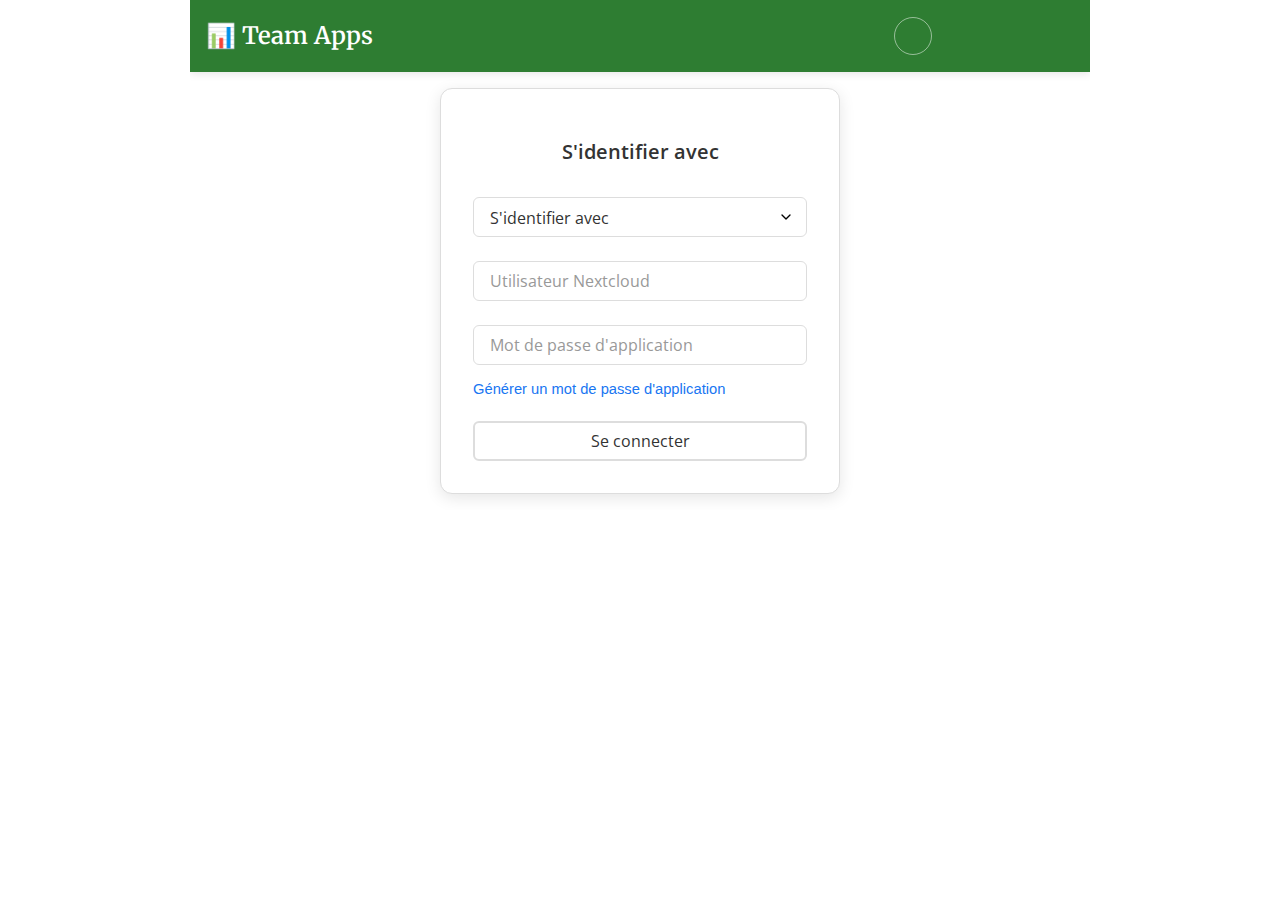
<file: index.html>
<!DOCTYPE html>
<html lang="fr">
<head>
    <meta charset="UTF-8">
    <meta name="viewport" content="width=device-width, initial-scale=1.0">
    <title>Team Apps - Redirection</title>
    <script>
        // Redirection automatique vers home/
        window.location.href = './home/';
    </script>
</head>
<body>
    <p>Redirection vers <a href="./home/">Team Apps</a>...</p>
</body>
</html>
</file>
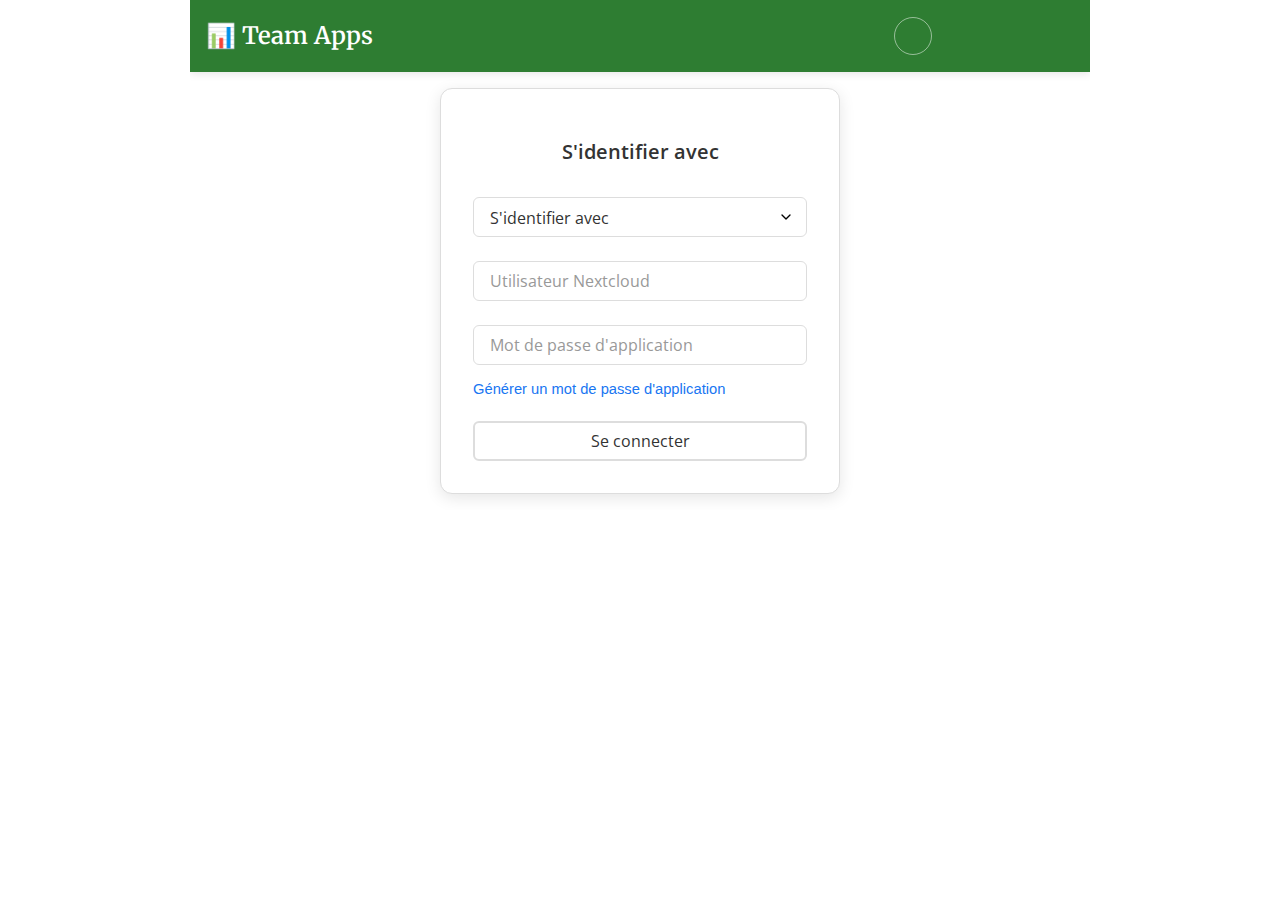
<file: home/index.html>
<!DOCTYPE html>
<html lang="fr">
<head>
    <meta charset="UTF-8">
    <meta name="viewport" content="width=device-width, initial-scale=1.0">
    <title>Team Apps Dashboard</title>
    <base href="/home/">
    <link rel="stylesheet" href="../shared/css/app-header.css">
    <link rel="stylesheet" href="/shared/css/shared.css">
    <link rel="stylesheet" href="index.css">
    <style>
        :root {
            --app-accent-color: #2e7d32; /* Vert pour la page d'accueil Team Apps */
        }
        
        /* Éviter les barres de défilement sur la page de connexion */
        body {
            overflow-y: auto;
            overflow-x: hidden;
        }
        
        #loginSection {
            overflow: hidden;
        }
        
        .password-help-toggle {
            margin-top: 8px;
            display: flex;
            flex-direction: column;
            align-items: center;
        }
        
        .help-toggle-btn {
            background: none;
            border: none;
            color: #1976f2;
            cursor: pointer;
            padding: 8px 0 0 0; /* padding haut 8px, bas 0 */
            font-size: 0.9em;
            text-align: left;
            width: 100%;
            transition: color 0.2s ease;
        }
        
        .help-toggle-btn:hover {
            color: #1565c0;
            text-decoration: underline;
        }
        
        .password-help ol {
            margin: 0;
            padding-left: 20px;
        }
        
        .password-help li {
            margin-bottom: 4px;
        }
    </style>
</head>
<body>
    <header class="app-header">
        <div class="header-content">
            <h1 class="heading-title">📊 Team Apps</h1>
            <div class="header-info">
                <div class="user-info" id="currentUser"></div>
                <button class="btn btn-outline" style="visibility: hidden;">placeholder</button>
            </div>
        </div>
    </header>

    <div id="loginSection">
        <div class="login-container">
            <form id="loginForm" class="login-form">
                <h2>S'identifier avec</h2>
                <div class="form-group">
                    <select id="nextcloudServer" class="select-style" required>
                        <option value="">S'identifier avec</option>
                    </select>
                </div>
                <div class="form-group">
                    <input type="text" id="username" class="input-style" placeholder="Utilisateur Nextcloud" required>
                </div>
                <div class="form-group">
                    <input type="password" id="appPassword" class="input-style" placeholder="Mot de passe d'application" required>
                    <div class="password-help-toggle">
                        <button type="button" id="passwordHelpToggle" class="help-toggle-btn" style="font-size: var(--font-size-small);">
                            Générer un mot de passe d'application
                        </button>
                        <div class="password-help message-info font-size-small" id="passwordHelp" style="display: none;">
                            <ol>
                                <li>Connectez-vous à votre compte Nextcloud</li>
                                <li>Allez dans Paramètres → Sécurité</li>
                                <li>Dans la section "Mots de passe d'application", cliquez sur "Créer un nouveau mot de passe d'application"</li>
                                <li>Donnez un nom à votre application (par exemple : "Team Apps")</li>
                                <li>Copiez le mot de passe généré et collez le ici</li>
                            </ol>
                        </div>
                    </div>
                </div>
                <button type="submit" class="btn" style="width: 100%;">Se connecter</button>
                <div id="loginStatus"></div>
            </form>
        </div>
    </div>
    
    <div id="dashboard" style="display: none;">
        <main class="main-content">
            <div class="apps apps-container">
                <div class="app-card app-card-taches" onclick="window.location.href='/apps/responsibilities/index.html'">
                    <div class="app-card-icon">📋</div>
                    <div class="app-card-content">
                        <h2>Tâches et responsabilités</h2>
                        <p>Gérer les responsabilités et tâches de l'équipe</p>
                    </div>
                </div>
            </div>
        </main>
    </div>
    
    <script type="module" src="index.js"></script>
</body>
</html>
</file>
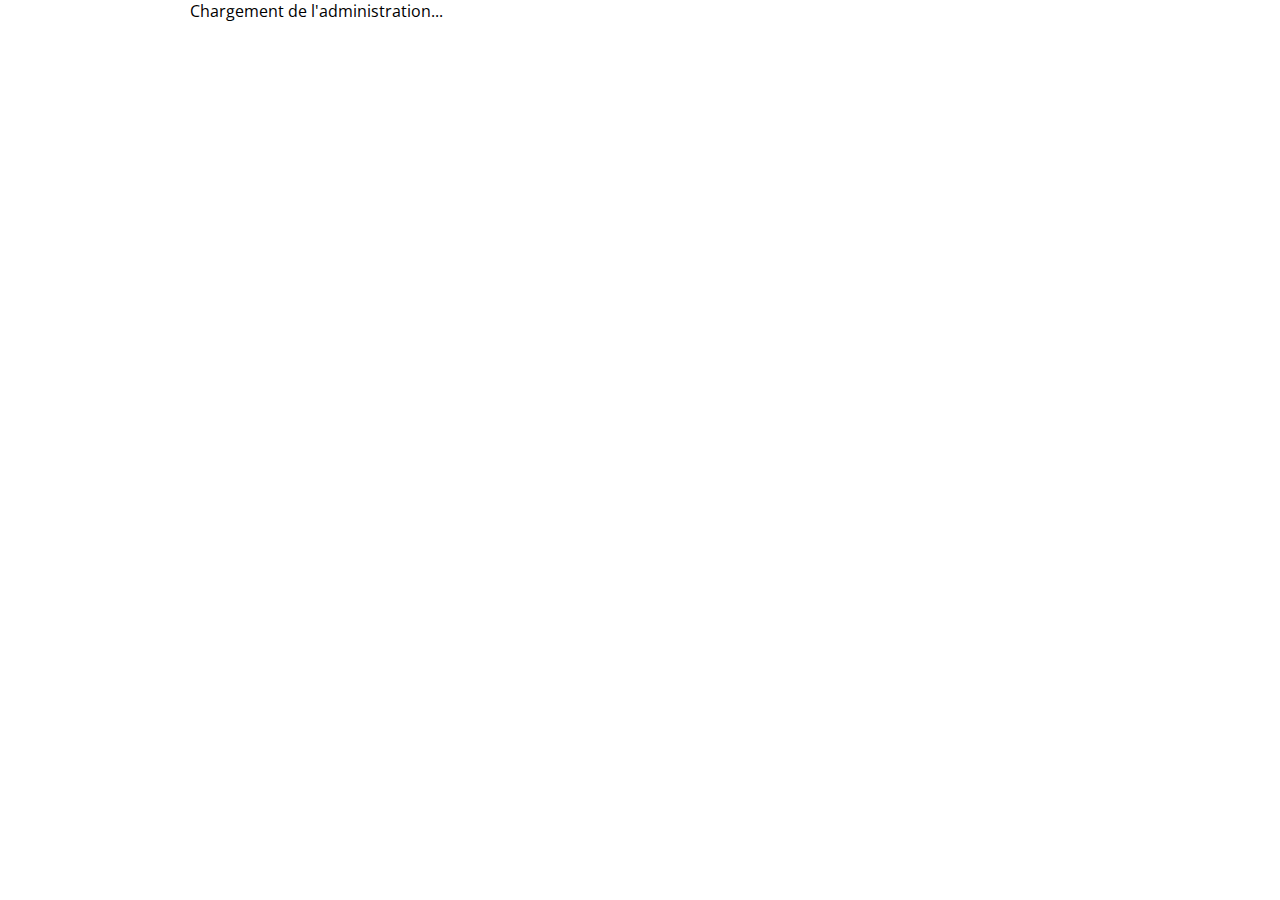
<file: apps/admin/index.html>
<!DOCTYPE html>
<html lang="fr">
<head>
    <meta charset="UTF-8">
    <meta name="viewport" content="width=device-width, initial-scale=1.0">
    <title>Administration - Team Apps</title>
    <link rel="stylesheet" href="../../shared/css/app-header.css">
    <link rel="stylesheet" href="/shared/css/shared.css">
    <link rel="stylesheet" href="css/shared.css">
</head>
<body>
    <div id="loadingSection">
        <div class="loading">Chargement de l'administration...</div>
    </div>
    
    <div id="authError" style="display: none;">
        <div class="error-message">
            <h2>Accès non autorisé</h2>
            <p>Vous devez être connecté pour accéder à cette page.</p>
            <a href="../../">Retour</a>
        </div>
    </div>
    
    <!-- Page d'accueil avec choix -->
    <div id="homePage" style="display: none;">
        <header class="app-header">
            <div class="header-content">
                <h1 class="heading-title">⚙️ Administration</h1>
                <div class="header-info">
                    <div class="user-info" id="currentUser"></div>
                    <a href="../../" class="back-link btn btn-outline">← Toutes les appli</a>
                </div>
            </div>
        </header>

        <main class="main-content">
            <div class="views-container">
                <a href="scripts/database/add_timestamp_columns.php" class="view-card card">
                    <div class="view-card-icon">⏰</div>
                    <div class="view-card-content">
                        <h2>Ajouter les colonnes timestamp</h2>
                        <p>Ajoute les colonnes last_modified à toutes les tables pour la synchronisation.</p>
                    </div>
                </a>
                
                <a href="scripts/database/generate_triggers.php" class="view-card card">
                    <div class="view-card-icon">🔗</div>
                    <div class="view-card-content">
                        <h2>Générer les triggers</h2>
                        <p>Génère automatiquement les triggers pour propager les timestamps entre tables liées.</p>
                    </div>
                </a>
            </div>
        </main>
    </div>

</body>
</html>
</file>
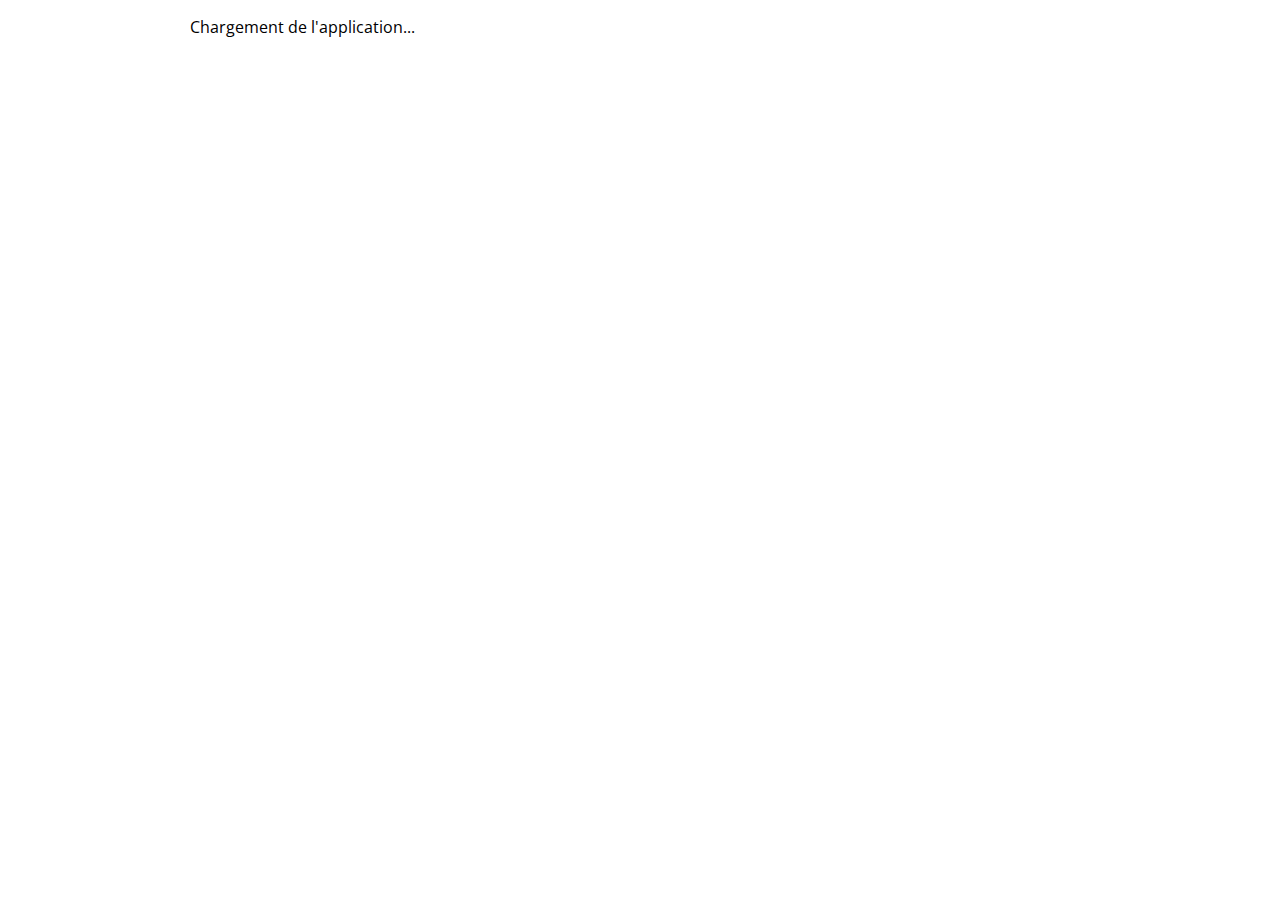
<file: apps/responsibilities/index.html>
<!DOCTYPE html>
<html lang="fr">
<head>
    <meta charset="UTF-8">
    <meta name="viewport" content="width=device-width, initial-scale=1.0">
    <title>Gestion des responsabilités</title>
    
    <!-- Styles CSS -->
    <link rel="stylesheet" href="/shared/css/variables.css">
    <link rel="stylesheet" href="/shared/css/navigation-tabs.css">
    <link rel="stylesheet" href="/shared/css/content-tabs.css">
    <link rel="stylesheet" href="/shared/css/shared.css">
    <link rel="stylesheet" href="/shared/css/content-cards.css">
    <link rel="stylesheet" href="/shared/css/app-header.css">
    <link rel="stylesheet" href="/shared/css/date-selector.css">
    <link rel="stylesheet" href="/apps/responsibilities/css/variables.css">
    
    <!-- Favicon -->
    <link rel="icon" type="image/x-icon" href="../../shared/images/favicon.ico">
</head>
<body>
    <!-- Section de chargement -->
    <div id="loadingSection" class="loading-section">
        <div class="loading-spinner"></div>
        <p>Chargement de l'application...</p>
    </div>
    
    <!-- Header principal de l'application -->
    <div id="appHeader"></div>
    
    <!-- Contenu principal de l'application -->
    <main class="app-main">
        <!-- La navigation et le contenu des vues seront créés dynamiquement par JavaScript -->
    </main>
    
    <!-- Modals et overlays -->
    <div id="modalOverlay" class="modal-overlay"></div>
    
    <!-- Messages système -->
    <div id="messageContainer" class="message-container"></div>
    
    <!-- Scripts JavaScript -->
    <script type="module" src="/apps/responsibilities/js/app.js"></script>
</body>
</html>
</file>
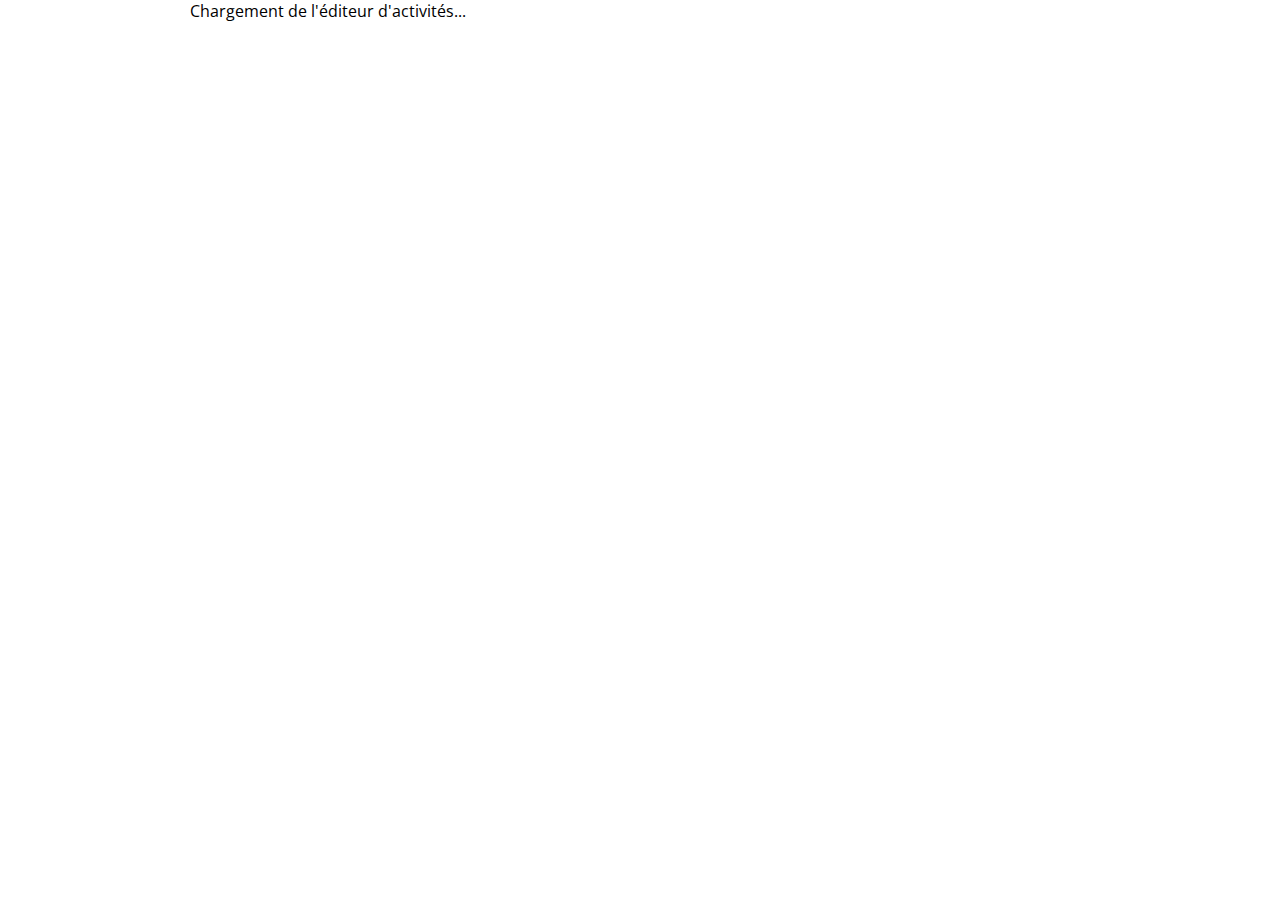
<file: apps/responsibilities/pages/editor/index.html>
<!DOCTYPE html>
<html lang="fr">
<head>
    <meta charset="UTF-8">
    <meta name="viewport" content="width=device-width, initial-scale=1.0">
    <title>Édition des activités - Responsabilités - Team Apps</title>
    <link rel="stylesheet" href="/shared/css/shared.css">
</head>
<body>
    <div id="loadingSection">
        <div class="loading">Chargement de l'éditeur d'activités...</div>
    </div>
    
    <div id="authError" style="display: none;">
        <div class="error-message">
            <h2>Accès non autorisé</h2>
            <p>Vous devez être connecté pour accéder à cette page.</p>
            <a href="../../">Retour</a>
        </div>
    </div>
    
    <!-- Page principale de l'éditeur -->
    <div id="editorPage" style="display: none;">
        <div id="appHeader">
            <!-- Les filtres seront déplacés ici par JavaScript -->
        </div>

        <main class="main-content">
            <!-- Section 1: Sélection de l'activité -->
            <section class="selection-section card">
                <div id="activitiesGrid" class="activities-list"></div>
            </section>

            <!-- Section 2: Édition de l'activité -->
            <section class="editing-section card" id="editingSection" style="display: none;">
                <div class="editing-header">
                    <h2 id="editingTitle">✏️ Détails de l'activité</h2>
                    <div class="editing-actions">
                        <button id="backToListBtn" class="btn">Retour à la liste</button>
                    </div>
                </div>
                
                <!-- Nouvelle version en mode consultation -->
                <div id="activityDetails" class="activity-details-view">
                    <!-- Le contenu sera généré dynamiquement par JavaScript -->
                </div>
                
                <!-- Modal pour l'édition des sections -->
                <div id="sectionEditModal" class="modal" style="display: none;">
                    <div class="modal-content">
                        <div class="modal-header">
                            <h3 id="modalTitle">Modifier la section</h3>
                            <button class="modal-close" id="closeModal">&times;</button>
                        </div>
                        <div class="modal-body" id="modalFormContainer">
                            <!-- Le contenu du formulaire sera ajouté dynamiquement -->
                        </div>
                        <div class="modal-footer">
                            <button id="saveModalBtn" class="btn btn-success">Enregistrer</button>
                            <button id="cancelModalBtn" class="btn">Annuler</button>
                        </div>
                    </div>
                </div>
            </section>
        </main>
    </div>

    <!-- Modal pour l'édition des tâches -->
    <div id="taskModal" class="modal" style="display: none;">
        <div class="modal-content">
            <div class="modal-header">
                <h3 id="taskModalTitle">Édition de la tâche</h3>
                <button class="modal-close" id="closeTaskModal">&times;</button>
            </div>
            <div class="modal-body">
                <form id="taskForm">
                    <div class="form-group">
                        <label for="taskName">Nom de la tâche *</label>
                        <input type="text" id="taskName" name="name" required>
                    </div>
                    <div class="form-group">
                        <label for="taskDescription">Description</label>
                        <textarea id="taskDescription" name="description" rows="3"></textarea>
                    </div>
                    
                    <div class="form-section">
                        <h4>Assignations</h4>
                        <div class="assignments-container">
                            <div class="assignments-list" id="assignmentsList">
                                <!-- Liste des assignations actuelles -->
                            </div>
                            <div class="add-assignment">
                                <select id="newAssignmentSelect" class="worker-select">
                                    <option value="">Sélectionner un travailleur...</option>
                                </select>
                                <div class="assignment-dates">
                                    <input type="date" id="newAssignmentStartDate" placeholder="Début">
                                    <input type="date" id="newAssignmentEndDate" placeholder="Fin">
                                </div>
                                <button type="button" id="addAssignmentBtn" class="btn btn-outline">➕ Assigner</button>
                            </div>
                        </div>
                    </div>
                </form>
            </div>
            <div class="modal-footer">
                <button id="saveTaskBtn" class="btn btn-success">💾 Enregistrer la tâche</button>
                <button id="cancelTaskBtn" class="btn btn-outline">❌ Annuler</button>
            </div>
        </div>
    </div>

    <!-- Modal d'activité -->
    <div id="activityModal" class="modal" style="display:none;">
        <div class="modal-content">
            <span id="closeActivityModal" class="close">&times;</span>
            <h2 id="activityModalTitle"></h2>
            <div id="activityModalContent"></div>
        </div>
    </div>

    <script type="module" src="editor.js"></script>
</body>
</html>
</file>
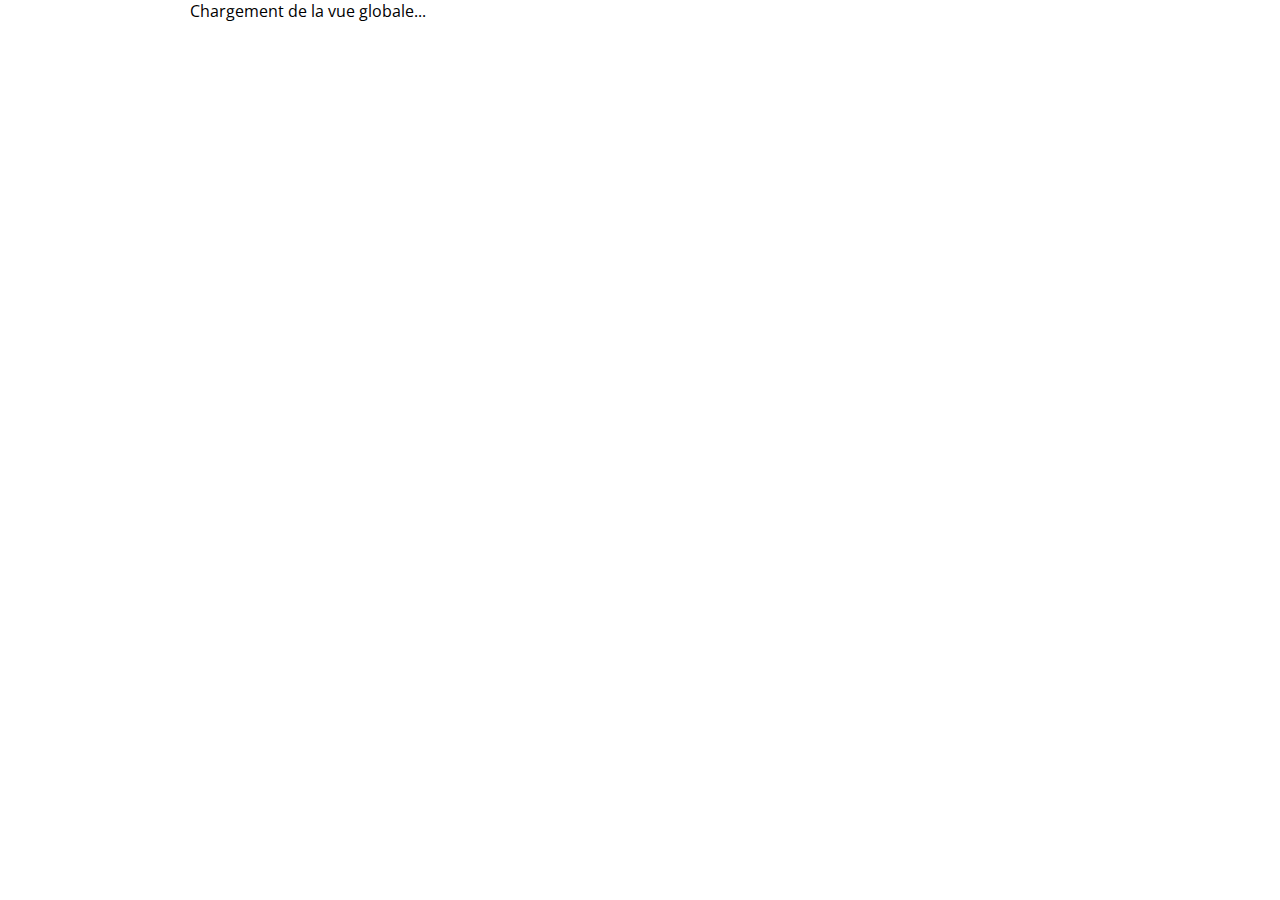
<file: apps/responsibilities/pages/global-view/index.html>
<!DOCTYPE html>
<html lang="fr">
<head>
    <meta charset="UTF-8">
    <meta name="viewport" content="width=device-width, initial-scale=1.0">
    <title>Vue globale - Responsabilités - Team Apps</title>
    <link rel="stylesheet" href="/shared/css/shared.css">
</head>
<body>
    <div id="loadingSection">
        <div class="loading">Chargement de la vue globale...</div>
    </div>
    
    <div id="authError" style="display: none;">
        <div class="error-message">
            <h2>Accès non autorisé</h2>
            <p>Vous devez être connecté pour accéder à cette page.</p>
            <a href="../../">Retour</a>
        </div>
    </div>
    
    <!-- Vue globale des responsabilités -->
    <div id="globalViewPage" style="display: none;">
        <div id="appHeader">
            <!-- Les filtres seront déplacés ici par JavaScript -->
        </div>

        <main class="main-content">
            <!-- Contenu principal -->
            <section class="activities-container cards-container" id="activitiesContainer">
                <!-- Le contenu sera généré dynamiquement -->
            </section>

            <!-- Message vide -->
            <section class="empty-state" id="emptyState" style="display: none;">
                <div class="empty-content">
                    <span class="empty-icon">📭</span>
                    <h3>Pas d'activité de ce type à cette période.</h3>
                </div>
            </section>
        </main>
    </div>
    <script type="module" src="global-view.js"></script>
</body>
</html>
</file>
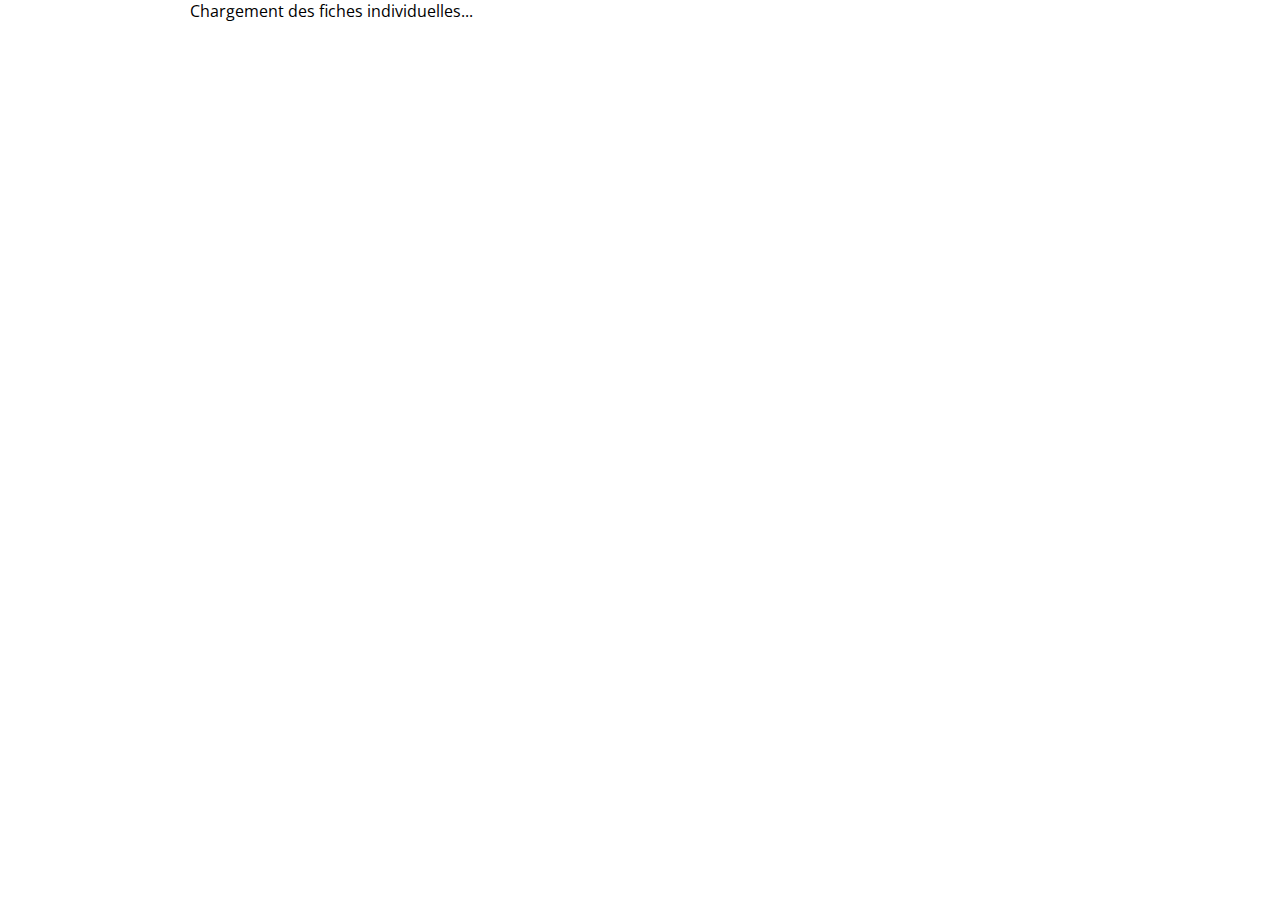
<file: apps/responsibilities/pages/worker-view/index.html>
<!DOCTYPE html>
<html lang="fr">
<head>
    <meta charset="UTF-8">
    <meta name="viewport" content="width=device-width, initial-scale=1.0">
    <title>Fiches de poste - Responsabilités - Team Apps</title>
    <link rel="stylesheet" href="/shared/css/shared.css">
</head>
<body>
    <div id="loadingSection">
        <div class="loading">Chargement des fiches individuelles...</div>
    </div>
    
    <div id="authError" style="display: none;">
        <div class="error-message">
            <h2>Accès non autorisé</h2>
            <p>Vous devez être connecté pour accéder à cette page.</p>
            <a href="../../">Retour</a>
        </div>
    </div>
    
    <!-- Page des fiches de poste -->
    <div id="workerPage" style="display: none;">
        <div id="appHeader">
            <!-- Les filtres seront déplacés ici par JavaScript -->
        </div>

        <main class="main-content">
            <!-- Contenu principal -->
            <section class="activities-container cards-container" id="workerActivitiesContainer">
                <!-- Le contenu sera généré dynamiquement -->
            </section>

            <!-- Message vide -->
            <section class="empty-state" id="workerEmptyState" style="display: none;">
                <div class="empty-content">
                    <span class="empty-icon">📭</span>
                    <h3>Aucune activité trouvée pour ce travailleur à cette période.</h3>
                </div>
            </section>
        </main>
    </div>

    <script type="module" src="worker-view.js"></script>
</body>
</html>
</file>
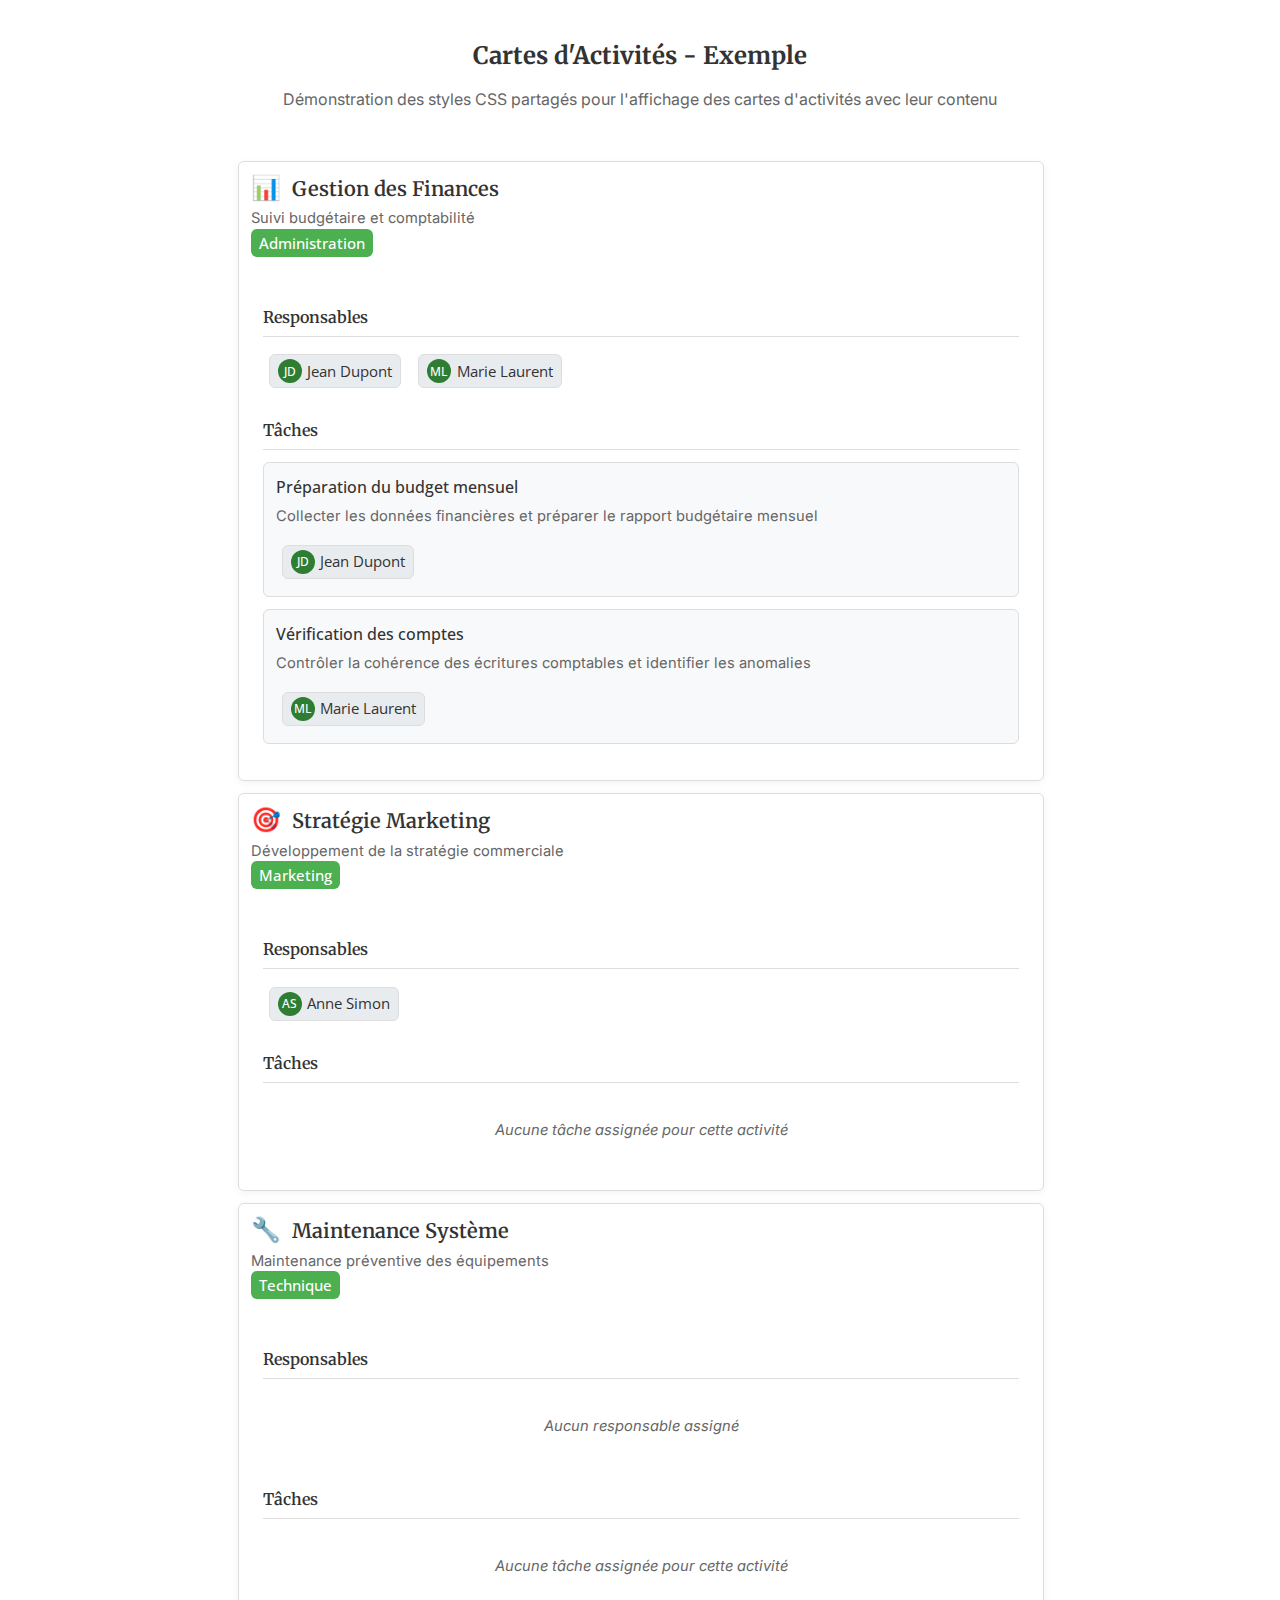
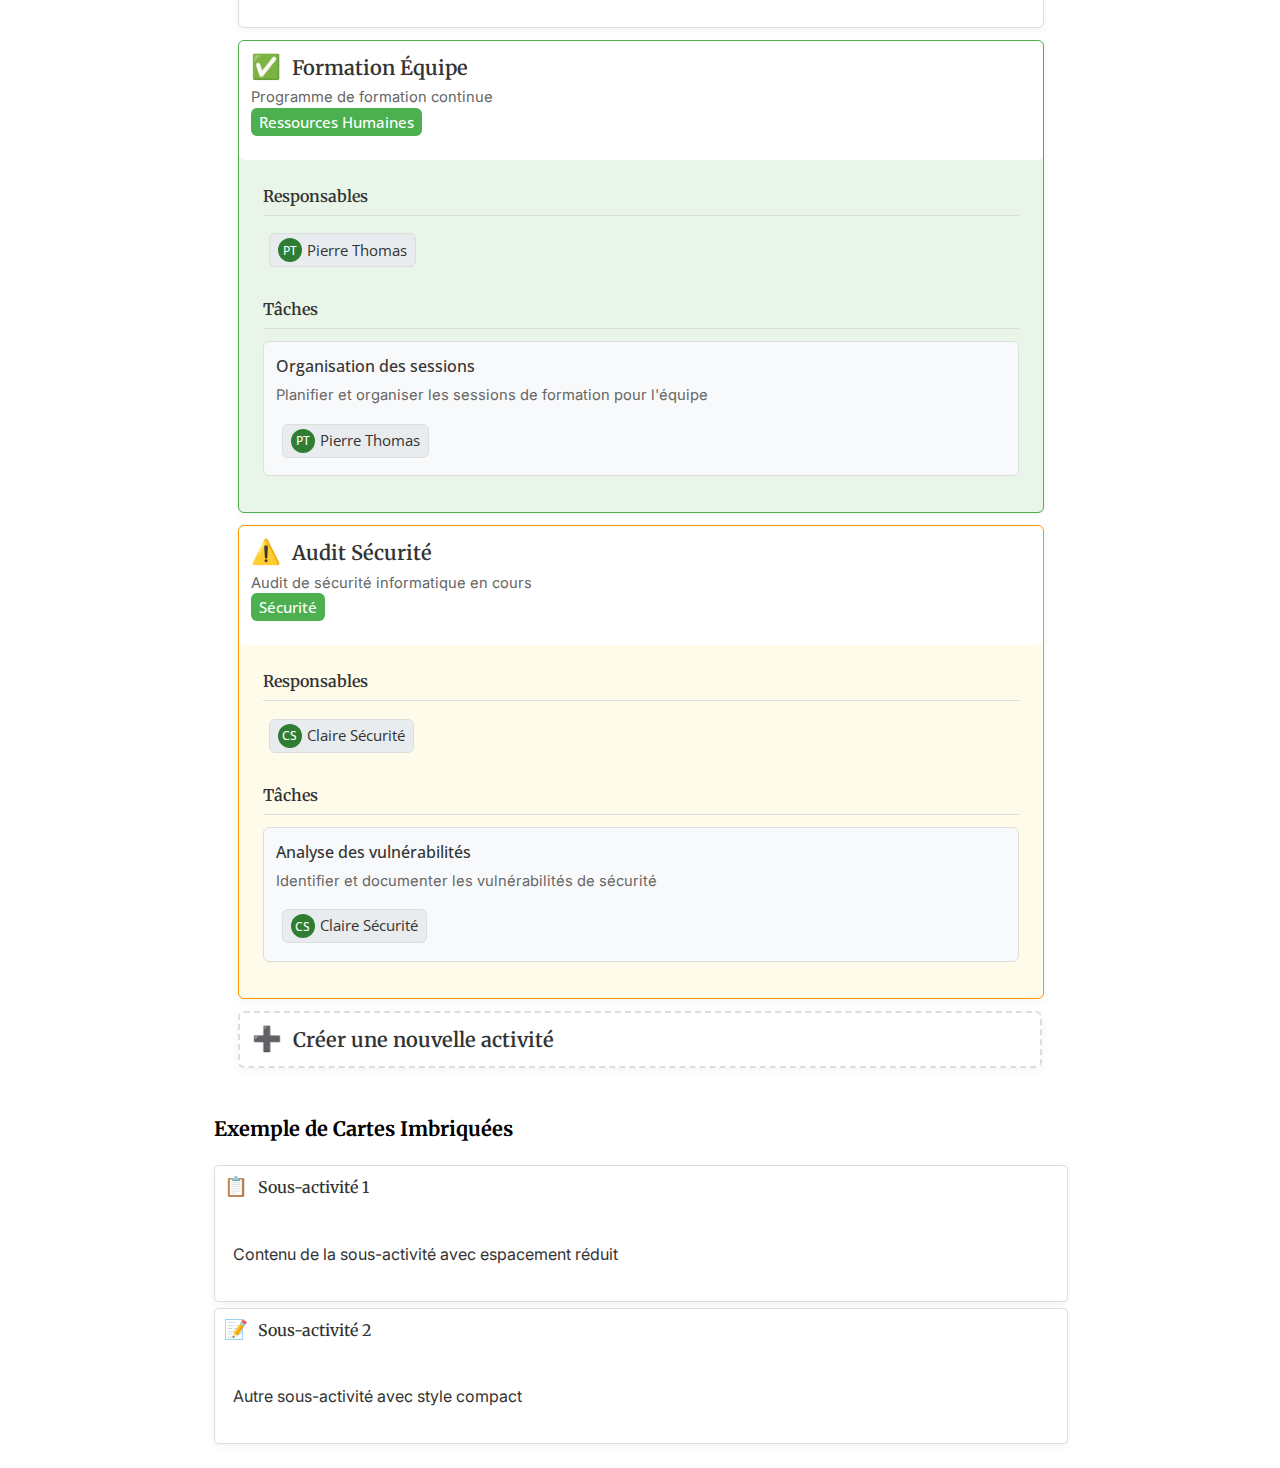
<file: shared/activity-cards-example.html>
<!DOCTYPE html>
<html lang="fr">
<head>
    <meta charset="UTF-8">
    <meta name="viewport" content="width=device-width, initial-scale=1.0">
    <title>Exemple de Cartes d'Activités - Styles Partagés</title>
    
    <!-- Import des styles partagés -->
    <link rel="stylesheet" href="css/shared.css">
    
    <style>
        /* Styles spécifiques pour cet exemple */
        .example-container {
            padding: var(--gap-large);
            background-color: var(--background-lightest);
            min-height: 100vh;
        }
        
        .example-header {
            margin-bottom: var(--gap-large);
            text-align: center;
        }
        
        .example-header h1 {
            font-family: var(--font-family-title);
            font-size: var(--font-size-large);
            font-weight: var(--font-weight-bold);
            color: var(--text-color);
            margin-bottom: var(--gap-medium);
        }
        
        .example-header p {
            font-family: var(--font-family-content);
            font-size: var(--font-size-normal);
            color: var(--text-muted);
            line-height: var(--line-height-relaxed);
        }
        
        /* Styles pour les badges d'utilisateurs */
        .user-badge {
            display: inline-flex;
            align-items: center;
            gap: var(--gap-tight);
            padding: var(--padding-tight) var(--padding-medium);
            background-color: var(--background-light);
            border: var(--border-width-fine) solid var(--border-color);
            border-radius: var(--border-radius);
            font-family: var(--font-family);
            font-size: var(--font-size-small);
            color: var(--text-color);
            margin: var(--margin-tight);
        }
        
        .user-badge .initials {
            display: flex;
            align-items: center;
            justify-content: center;
            width: 1.5rem;
            height: 1.5rem;
            background-color: var(--primary-color);
            color: white;
            border-radius: 50%;
            font-size: 0.75rem;
            font-weight: var(--font-weight-medium);
        }
        
        /* Styles pour les sections de tâches */
        .tasks-section {
            margin-top: var(--gap-large);
        }
        
        .tasks-section h4 {
            font-family: var(--font-family-title);
            font-size: var(--font-size-normal);
            font-weight: var(--font-weight-semibold);
            color: var(--text-color);
            margin-bottom: var(--gap-medium);
            padding-bottom: var(--gap-tight);
            border-bottom: var(--border-width-fine) solid var(--border-color);
        }
        
        .task-item {
            background-color: var(--background-lighter);
            border: var(--border-width-fine) solid var(--border-color);
            border-radius: var(--border-radius);
            padding: var(--gap-medium);
            margin-bottom: var(--gap-medium);
        }
        
        .task-header {
            display: flex;
            justify-content: space-between;
            align-items: flex-start;
            margin-bottom: var(--gap-tight);
        }
        
        .task-name {
            font-family: var(--font-family);
            font-size: var(--font-size-normal);
            font-weight: var(--font-weight-medium);
            color: var(--text-color);
            flex: 1;
        }
        
        .task-description {
            font-family: var(--font-family-content);
            font-size: var(--font-size-small);
            color: var(--text-muted);
            line-height: var(--line-height-normal);
            margin-top: var(--gap-tight);
        }
        
        /* Styles pour les responsables */
        .responsibles-section {
            margin-top: var(--gap-large);
        }
        
        .responsibles-section h4 {
            font-family: var(--font-family-title);
            font-size: var(--font-size-normal);
            font-weight: var(--font-weight-semibold);
            color: var(--text-color);
            margin-bottom: var(--gap-medium);
            padding-bottom: var(--gap-tight);
            border-bottom: var(--border-width-fine) solid var(--border-color);
        }
        
        .responsibles-list {
            display: flex;
            flex-wrap: wrap;
            gap: var(--gap-tight);
        }
        
        /* Styles pour les types d'activités */
        .activity-type-badge {
            display: inline-block;
            padding: var(--padding-tight) var(--padding-medium);
            background-color: var(--accent-color);
            color: white;
            border-radius: var(--border-radius);
            font-family: var(--font-family);
            font-size: var(--font-size-small);
            font-weight: var(--font-weight-medium);
            margin-bottom: var(--gap-medium);
        }
        
        /* Styles pour les icônes d'activités */
        .activity-icon {
            font-size: 1.2em;
            margin-right: var(--gap-tight);
        }
        
        /* Styles pour les cartes sans contenu */
        .no-content-message {
            font-family: var(--font-family-content);
            font-size: var(--font-size-small);
            color: var(--text-muted);
            font-style: italic;
            text-align: center;
            padding: var(--gap-large);
        }
    </style>
</head>
<body>
    <div class="example-container">
        <div class="example-header">
            <h1>Cartes d'Activités - Exemple</h1>
            <p>Démonstration des styles CSS partagés pour l'affichage des cartes d'activités avec leur contenu</p>
        </div>
        
        <!-- Conteneur principal des cartes -->
        <div class="content-cards-container">
            
            <!-- Carte d'activité 1 : Activité complète avec responsables et tâches -->
            <div class="content-card activity-card">
                <div class="content-card-header">
                    <div>
                        <div class="content-card-title">
                            <span class="activity-icon">📊</span>
                            Gestion des Finances
                        </div>
                        <div class="content-card-subtitle">
                            Suivi budgétaire et comptabilité
                        </div>
                        <div class="activity-type-badge">Administration</div>
                    </div>
                </div>
                
                <div class="content-card-body">
                    <div class="responsibles-section">
                        <h4>Responsables</h4>
                        <div class="responsibles-list">
                            <div class="user-badge">
                                <div class="initials">JD</div>
                                <span>Jean Dupont</span>
                            </div>
                            <div class="user-badge">
                                <div class="initials">ML</div>
                                <span>Marie Laurent</span>
                            </div>
                        </div>
                    </div>
                    
                    <div class="tasks-section">
                        <h4>Tâches</h4>
                        <div class="task-item">
                            <div class="task-header">
                                <div class="task-name">Préparation du budget mensuel</div>
                            </div>
                            <div class="task-description">
                                Collecter les données financières et préparer le rapport budgétaire mensuel
                            </div>
                            <div class="responsibles-list" style="margin-top: var(--gap-medium);">
                                <div class="user-badge">
                                    <div class="initials">JD</div>
                                    <span>Jean Dupont</span>
                                </div>
                            </div>
                        </div>
                        
                        <div class="task-item">
                            <div class="task-header">
                                <div class="task-name">Vérification des comptes</div>
                            </div>
                            <div class="task-description">
                                Contrôler la cohérence des écritures comptables et identifier les anomalies
                            </div>
                            <div class="responsibles-list" style="margin-top: var(--gap-medium);">
                                <div class="user-badge">
                                    <div class="initials">ML</div>
                                    <span>Marie Laurent</span>
                                </div>
                            </div>
                        </div>
                    </div>
                </div>
            </div>
            
            <!-- Carte d'activité 2 : Activité avec responsables mais sans tâches -->
            <div class="content-card activity-card">
                <div class="content-card-header">
                    <div>
                        <div class="content-card-title">
                            <span class="activity-icon">🎯</span>
                            Stratégie Marketing
                        </div>
                        <div class="content-card-subtitle">
                            Développement de la stratégie commerciale
                        </div>
                        <div class="activity-type-badge">Marketing</div>
                    </div>
                </div>
                
                <div class="content-card-body">
                    <div class="responsibles-section">
                        <h4>Responsables</h4>
                        <div class="responsibles-list">
                            <div class="user-badge">
                                <div class="initials">AS</div>
                                <span>Anne Simon</span>
                            </div>
                        </div>
                    </div>
                    
                    <div class="tasks-section">
                        <h4>Tâches</h4>
                        <div class="no-content-message">
                            Aucune tâche assignée pour cette activité
                        </div>
                    </div>
                </div>
            </div>
            
            <!-- Carte d'activité 3 : Activité sans responsables ni tâches -->
            <div class="content-card activity-card">
                <div class="content-card-header">
                    <div>
                        <div class="content-card-title">
                            <span class="activity-icon">🔧</span>
                            Maintenance Système
                        </div>
                        <div class="content-card-subtitle">
                            Maintenance préventive des équipements
                        </div>
                        <div class="activity-type-badge">Technique</div>
                    </div>
                </div>
                
                <div class="content-card-body">
                    <div class="responsibles-section">
                        <h4>Responsables</h4>
                        <div class="no-content-message">
                            Aucun responsable assigné
                        </div>
                    </div>
                    
                    <div class="tasks-section">
                        <h4>Tâches</h4>
                        <div class="no-content-message">
                            Aucune tâche assignée pour cette activité
                        </div>
                    </div>
                </div>
            </div>
            
            <!-- Carte d'activité 4 : Activité avec accent (succès) -->
            <div class="content-card activity-card content-card--success">
                <div class="content-card-header">
                    <div>
                        <div class="content-card-title">
                            <span class="activity-icon">✅</span>
                            Formation Équipe
                        </div>
                        <div class="content-card-subtitle">
                            Programme de formation continue
                        </div>
                        <div class="activity-type-badge">Ressources Humaines</div>
                    </div>
                </div>
                
                <div class="content-card-body">
                    <div class="responsibles-section">
                        <h4>Responsables</h4>
                        <div class="responsibles-list">
                            <div class="user-badge">
                                <div class="initials">PT</div>
                                <span>Pierre Thomas</span>
                            </div>
                        </div>
                    </div>
                    
                    <div class="tasks-section">
                        <h4>Tâches</h4>
                        <div class="task-item">
                            <div class="task-header">
                                <div class="task-name">Organisation des sessions</div>
                            </div>
                            <div class="task-description">
                                Planifier et organiser les sessions de formation pour l'équipe
                            </div>
                            <div class="responsibles-list" style="margin-top: var(--gap-medium);">
                                <div class="user-badge">
                                    <div class="initials">PT</div>
                                    <span>Pierre Thomas</span>
                                </div>
                            </div>
                        </div>
                    </div>
                </div>
            </div>
            
            <!-- Carte d'activité 5 : Activité avec avertissement -->
            <div class="content-card activity-card content-card--warning">
                <div class="content-card-header">
                    <div>
                        <div class="content-card-title">
                            <span class="activity-icon">⚠️</span>
                            Audit Sécurité
                        </div>
                        <div class="content-card-subtitle">
                            Audit de sécurité informatique en cours
                        </div>
                        <div class="activity-type-badge">Sécurité</div>
                    </div>
                </div>
                
                <div class="content-card-body">
                    <div class="responsibles-section">
                        <h4>Responsables</h4>
                        <div class="responsibles-list">
                            <div class="user-badge">
                                <div class="initials">CS</div>
                                <span>Claire Sécurité</span>
                            </div>
                        </div>
                    </div>
                    
                    <div class="tasks-section">
                        <h4>Tâches</h4>
                        <div class="task-item">
                            <div class="task-header">
                                <div class="task-name">Analyse des vulnérabilités</div>
                            </div>
                            <div class="task-description">
                                Identifier et documenter les vulnérabilités de sécurité
                            </div>
                            <div class="responsibles-list" style="margin-top: var(--gap-medium);">
                                <div class="user-badge">
                                    <div class="initials">CS</div>
                                    <span>Claire Sécurité</span>
                                </div>
                            </div>
                        </div>
                    </div>
                </div>
            </div>
            
            <!-- Carte pour créer une nouvelle activité -->
            <div class="content-card content-card--create-new">
                <div class="content-card-header">
                    <div class="content-card-title">
                        <span class="activity-icon">➕</span>
                        Créer une nouvelle activité
                    </div>
                </div>
            </div>
            
        </div>
        
        <!-- Exemple de cartes imbriquées -->
        <div style="margin-top: var(--gap-large);">
            <h2 style="font-family: var(--font-family-title); font-size: var(--font-size-medium); margin-bottom: var(--gap-large);">
                Exemple de Cartes Imbriquées
            </h2>
            
            <div class="content-cards-container content-cards-container--nested">
                <div class="content-card content-card--nested content-card--subgroup">
                    <div class="content-card-header">
                        <div class="content-card-title">
                            <span class="activity-icon">📋</span>
                            Sous-activité 1
                        </div>
                    </div>
                    <div class="content-card-body">
                        <p>Contenu de la sous-activité avec espacement réduit</p>
                    </div>
                </div>
                
                <div class="content-card content-card--nested content-card--subgroup">
                    <div class="content-card-header">
                        <div class="content-card-title">
                            <span class="activity-icon">📝</span>
                            Sous-activité 2
                        </div>
                    </div>
                    <div class="content-card-body">
                        <p>Autre sous-activité avec style compact</p>
                    </div>
                </div>
            </div>
        </div>
    </div>
</body>
</html>
</file>
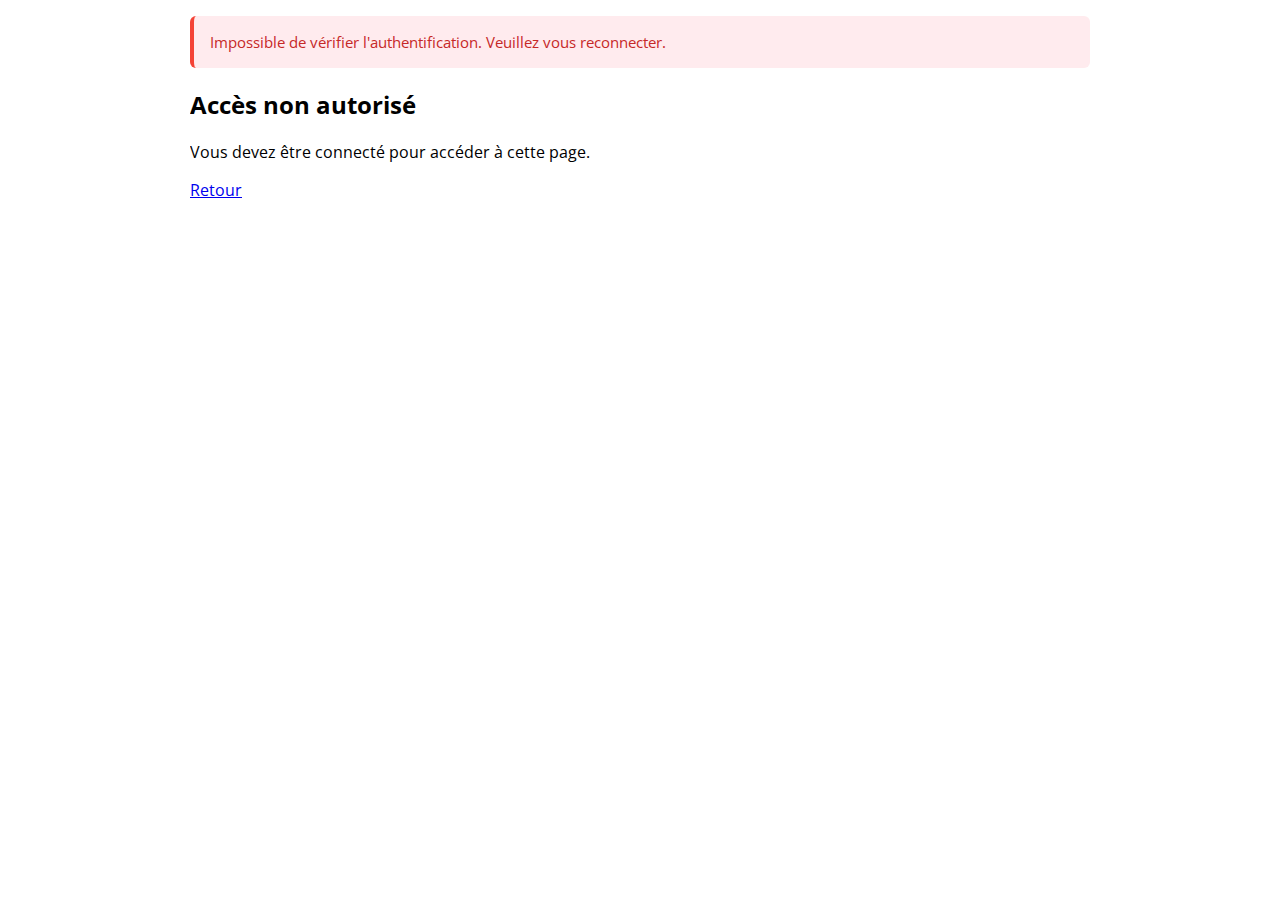
<file: apps/responsibilities/global-view.html>
<!DOCTYPE html>
<html lang="fr">
<head>
    <meta charset="UTF-8">
    <meta name="viewport" content="width=device-width, initial-scale=1.0">
    <title>Vue globale - Responsabilités - Team Apps</title>
    <link rel="stylesheet" href="../../shared/css/app-header.css">
    <link rel="stylesheet" href="../../shared/css/shared.css">
    <link rel="stylesheet" href="css/shared.css">
    <link rel="stylesheet" href="css/global-view.css">
    <link rel="stylesheet" href="css/activity-card.css">
</head>
<body>
    <div id="loadingSection">
        <div class="loading">Chargement de la vue globale...</div>
    </div>
    
    <div id="authError" style="display: none;">
        <div class="error-message">
            <h2>Accès non autorisé</h2>
            <p>Vous devez être connecté pour accéder à cette page.</p>
            <a href="../../">Retour</a>
        </div>
    </div>
    
    <!-- Vue globale des responsabilités -->
    <div id="globalViewPage" style="display: none;">
        <div id="appHeader">
            <!-- Les filtres seront déplacés ici par JavaScript -->
        </div>

        <main class="main-content">
            <!-- Contenu principal -->
            <section class="activities-container cards-container" id="activitiesContainer">
                <!-- Le contenu sera généré dynamiquement -->
            </section>

            <!-- Message vide -->
            <section class="empty-state" id="emptyState" style="display: none;">
                <div class="empty-content">
                    <span class="empty-icon">📭</span>
                    <h3>Pas d'activité de ce type à cette période.</h3>
                </div>
            </section>
        </main>
    </div>

    <script src="../../shared/shared.js"></script>
    <script type="module" src="js/global-view.js"></script>
</body>
</html>
</file>
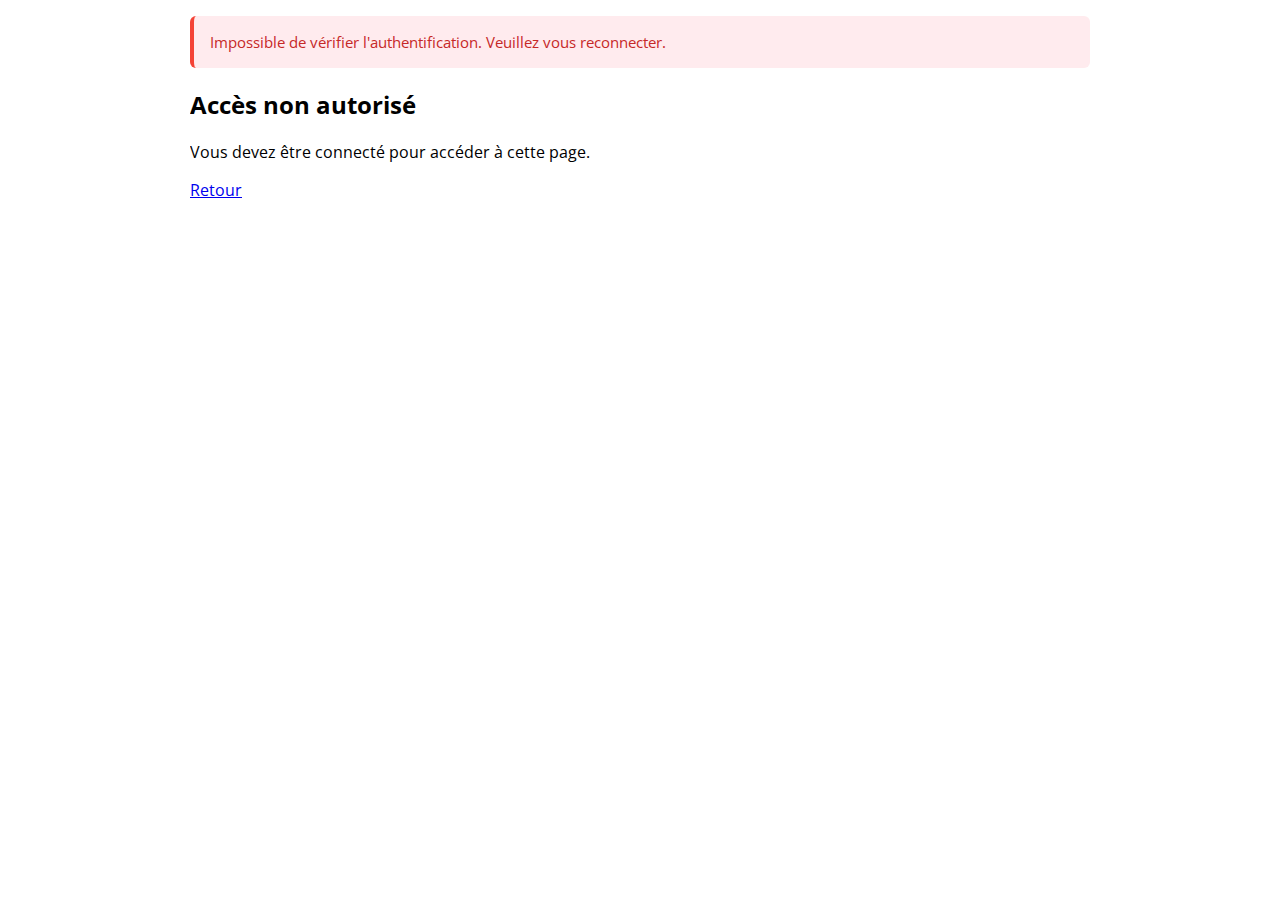
<file: apps/responsibilities/individual-view.html>
<!DOCTYPE html>
<html lang="fr">
<head>
    <meta charset="UTF-8">
    <meta name="viewport" content="width=device-width, initial-scale=1.0">
    <title>Fiches de poste - Tâches et responsabilités - Team Apps</title>
    <link rel="stylesheet" href="../../shared/css/app-header.css">
    <link rel="stylesheet" href="../../shared/css/shared.css">
    <link rel="stylesheet" href="css/shared.css">
    <link rel="stylesheet" href="css/individual-view.css">
    <link rel="stylesheet" href="css/activity-card.css">
</head>
<body>
    <div id="loadingSection">
        <div class="loading">Chargement des fiches individuelles...</div>
    </div>
    
    <div id="authError" style="display: none;">
        <div class="error-message">
            <h2>Accès non autorisé</h2>
            <p>Vous devez être connecté pour accéder à cette page.</p>
            <a href="../../">Retour</a>
        </div>
    </div>
    
    <!-- Page des fiches de poste -->
    <div id="individualPage" style="display: none;">
        <div id="appHeader">
            <!-- Les filtres seront déplacés ici par JavaScript -->
        </div>

        <main class="main-content">
            <!-- Contenu principal -->
            <section class="activities-container cards-container" id="individualActivitiesContainer">
                <!-- Le contenu sera généré dynamiquement -->
            </section>

            <!-- Message vide -->
            <section class="empty-state" id="individualEmptyState" style="display: none;">
                <div class="empty-content">
                    <span class="empty-icon">📭</span>
                    <h3>Aucune activité trouvée pour cette personne à cette période.</h3>
                </div>
            </section>
        </main>
    </div>

    <script src="../../shared/shared.js"></script>
    <script type="module" src="js/individual-view.js"></script>
    
</body>
</html>
</file>
<file: shared/css/app-header.css>
/* Styles pour le bandeau d'en-tête des applications */

/* Variables CSS pour les tailles de police */
:root {
    --font-size-large: 1.5rem;    /* Grand - pour les titres d'application (bandeau) */
    --font-size-medium: 1.25rem;  /* Moyen - pour les titres de sections (noms d'activités) */
    --font-size-normal: 1rem;     /* Normal - pour tout le reste (par défaut) */
}

.app-header {
    background: var(--app-accent-color);
    color: white;
    /* padding: 1rem 0; */ /* Retiré pour éviter l'espace en bas */
    box-shadow: 0 2px 8px rgba(0, 0, 0, 0.1);
    position: sticky;
    top: 0;
    z-index: 100;
}

.header-content {
    max-width: 1200px;
    margin: 0 auto;
    padding: 1rem 1rem; /* Appliqué ici */
    display: flex;
    justify-content: space-between;
    align-items: center;
    flex-wrap: wrap;
    gap: 1rem;
}

.app-header h1 {
    margin: 0;
    font-size: var(--font-size-large);
    font-weight: 600;
    flex: 1;
    min-width: 200px;
}

.header-info {
    display: flex;
    align-items: center;
    gap: 1rem;
    flex-wrap: wrap;
}

.user-info {
    background: transparent;
    border-radius: 50%;
    
    /* Dimensions fixes */
    height: 2.4rem;
    width: 2.4rem;
    
    /* Centrage du contenu (flex) */
    display: flex;
    align-items: center;
    justify-content: center;
    
    /* Style du texte */
    font-weight: 600;
    font-size: 0.9rem; /* Taille de police ajustée à la taille du cercle */
    color: white;
    
    /* Style de la bordure aligné sur .btn-outline */
    border: 1px solid rgba(255, 255, 255, 0.5);
    transition: all 0.2s ease;
    box-sizing: border-box; /* S'assure que padding/border sont inclus dans la taille */
}

.user-info:hover {
    background: rgba(255, 255, 255, 0.1);
    border-color: white;
}

/* Le style du back-link est maintenant géré par .btn et .btn-outline dans shared.css */

/* Responsive design */
@media (max-width: 768px) {
    .header-content {
        padding: 0.5rem 1rem;
        flex-direction: column;
        align-items: stretch;
        text-align: center;
        gap: 0.5rem;
    }
    
    .app-header h1 {
        font-size: var(--font-size-medium);
        margin-bottom: 0;
    }
    
    .header-info {
        justify-content: center;
        gap: 0.5rem;
    }
    
    .user-info {
        padding: 0.375rem 0.75rem;
    }
}

@media (max-width: 480px) {
    .header-info {
        flex-direction: column;
        gap: 0.5rem;
        align-items: center;
    }
    
    .user-info {
        text-align: center;
        justify-content: center;
    }
}
</file>
<file: shared/css/shared.css>
/* Styles communs pour les cartes de vue - Partagés entre toutes les applications */

/* Import de la police Open Sans depuis Google Fonts */
@import url('https://fonts.googleapis.com/css2?family=Open+Sans:ital,wght@0,300;0,400;0,500;0,600;0,700;1,300;1,400;1,500;1,600;1,700&display=swap');

/* Import d'Inter pour une excellente lisibilité des contenus */
@import url('https://fonts.googleapis.com/css2?family=Inter:ital,wght@0,300;0,400;0,500;0,600;0,700;1,300;1,400;1,500;1,600;1,700&display=swap');

/* Import de Merriweather pour les titres avec serif */
@import url('https://fonts.googleapis.com/css2?family=Merriweather:ital,wght@0,300;0,400;0,700;0,900;1,300;1,400;1,700;1,900&display=swap');

/* Import de toutes les variables de design */
@import url('./variables.css');

/* Import des styles de cartes */
@import url('./content-cards.css');

/* Import des styles d'onglets */
@import url('./tabs.css');


/* Taille de police par défaut pour tout le contenu */
body {
    font-size: var(--font-size-normal);
    font-family: var(--font-family);
    margin: 0;
    padding: 0;
    overflow-x: hidden; /* Éviter le défilement horizontal */
    min-height: 100vh;
    box-sizing: border-box;
    
    /* Largeur maximale pour tout le contenu */
    max-width: var(--max-content-width);
    margin: 0 auto;
}

/* S'assurer que html n'a pas de débordement */
html {
    margin: 0;
    padding: 0;
    overflow-x: hidden;
    box-sizing: border-box;
}

/* Style global pour les éléments select afin d'unifier la police */
select {
    font-family: var(--font-family);
    font-size: var(--font-size-normal);
}

/* Style global pour les listes déroulantes */
.select-style {
    font-family: var(--font-family);
    font-size: var(--font-size-normal);
    appearance: none;
    background-color: white;
    color: var(--text-color);
    border: var(--border-width-fine) solid var(--border-color);
    border-radius: 6px;
    padding: 0 2.5rem 0 1rem;
    height: var(--input-height);
    line-height: var(--input-height);
    width: 100%;
    box-sizing: border-box;
    cursor: pointer;
    transition: var(--transition-fast);
    background-image: url("data:image/svg+xml;charset=UTF-8,%3csvg xmlns='http://www.w3.org/2000/svg' viewBox='0 0 24 24' fill='none' stroke='currentColor' stroke-width='2' stroke-linecap='round' stroke-linejoin='round'%3e%3cpolyline points='6,9 12,15 18,9'%3e%3c/polyline%3e%3c/svg%3e");
    background-repeat: no-repeat;
    background-position: right 0.75rem center;
    background-size: 1rem;
    min-width: unset;
    max-width: unset;
}

.select-style:hover {
    border-color: var(--hover-border-color-light);
}

.select-style:focus {
    outline: var(--focus-outline);
    border-color: var(--focus-border-color);
    box-shadow: var(--shadow-focus);
}

.select-style option {
    background: white;
    color: var(--text-color);
    padding: var(--gap-medium);
}

/* Responsive pour les selects */
@media (max-width: 768px) {
    .select-style {
        min-width: 150px;
        font-size: 0.9rem;
    }
}

/* Classes utilitaires pour les tailles de police */
.font-size-large {
    font-size: var(--font-size-large);
}

.font-size-medium {
    font-size: var(--font-size-medium);
}

.font-size-normal {
    font-size: var(--font-size-normal);
}

/* Classes utilitaires pour les polices */
.font-content {
    font-family: var(--font-family-content);
    line-height: 1.6; /* Meilleur espacement pour la lecture */
    letter-spacing: 0.01em; /* Légère augmentation de l'espacement des lettres */
}

.font-interface {
    font-family: var(--font-family);
    line-height: 1.4; /* Espacement standard pour l'interface */
}

.heading-title {
    font-family: var(--font-family-title);
    font-weight: 700; /* Bold par défaut pour les titres */
    line-height: 1.2; /* Espacement plus serré pour les titres */
}

/* Style pour les titres de section */
.section-title {
    font-weight: 600;
    color: var(--text-color);
    margin-bottom: 1rem;
    padding-bottom: var(--gap-medium);
    border-bottom: var(--border-width-normal) solid var(--border-color);
}

/* Style de base pour les boutons */
.btn {
    display: inline-flex;
    align-items: center;
    justify-content: center;
    
    background: white;
    color: var(--text-color);
    border: var(--border-width-normal) solid var(--border-color);
    padding: 0 1rem; /* Padding horizontal */
    border-radius: 6px;
    
    height: var(--input-height); /* Utiliser la même hauteur que les champs de formulaire */
    box-sizing: border-box;
    
    cursor: pointer;
    transition: var(--transition-fast);
    font-size: var(--font-size-normal);
    font-family: var(--font-family);
    text-decoration: none;
    min-width: 80px;
    text-align: center;
}

.btn:hover {
    background-color: var(--hover-background);
    border-color: var(--hover-border-color-light);
}

/* Style pour les boutons "contour" (utilisé pour le bouton retour) */
.btn-outline {
    background: transparent;
    border-color: var(--outline-border-color);
    color: white;
}

.btn-outline:hover {
    background: var(--outline-hover-background);
    border-color: var(--outline-hover-border);
}

/* Styles pour les messages */
.message,
.message-info,
.message-success,
.message-error,
.message-warning {
    padding: 1rem;
    margin: 1rem 0;
    border-radius: 6px;
    border-left: 4px solid;
    font-size: var(--font-size-small);
    font-family: var(--font-family);
    box-sizing: border-box;
}

/* Styles spécifiques pour chaque type de message */
.message-info {
    background: #e3f2fd;
    border-left-color: #2196f3;
    color: #1976d2;
}

.message-success {
    background: var(--background-success-light);
    border-left-color: var(--success-color);
    color: #2e7d32;
}

.message-error {
    background: #ffebee;
    border-left-color: var(--error-color);
    color: #c62828;
}

.message-warning {
    background: #fff3e0;
    border-left-color: var(--warning-color);
    color: #ef6c00;
}

/* Styles pour les formulaires de connexion */
.login-container {
    display: flex;
    justify-content: center;
    align-items: center;
    height: 100%; /* Utiliser toute la hauteur disponible */
    padding: 1rem;
    box-sizing: border-box;
}

.login-form {
    background: white;
    border: var(--border-width-fine) solid var(--border-color);
    border-radius: 12px;
    padding: 2rem;
    box-shadow: var(--shadow-heavy);
    width: 100%;
    max-width: 400px;
    box-sizing: border-box; /* S'assurer que padding est inclus dans la largeur */
}

.login-form h2 {
    text-align: center;
    margin-bottom: 2rem;
    color: var(--text-color);
    font-size: var(--font-size-medium);
    font-weight: 600;
}

.form-group {
    margin-bottom: 1.5rem;
}

.form-group label {
    display: block;
    margin-bottom: var(--gap-medium);
    color: var(--text-color);
    font-weight: 500;
}

/* Styles pour les champs de texte */
.input-style {
    width: 100%;
    padding: 0 1rem;
    border: var(--border-width-fine) solid var(--border-color);
    border-radius: 6px;
    font-family: var(--font-family);
    font-size: var(--font-size-normal);
    color: var(--text-color);
    background-color: white;
    box-sizing: border-box;
    transition: var(--transition-fast);
    height: var(--input-height);
}

.input-style:focus {
    outline: var(--focus-outline);
    border-color: var(--focus-border-color);
    box-shadow: var(--shadow-focus);
}

.input-style::placeholder {
    color: var(--text-light);
}

.input-style:hover {
    border-color: var(--hover-border-color-light);
}

/* Styles pour les boutons de formulaire */
.btn-primary {
    background-color: var(--primary-color);
    color: white;
    border: none;
    border-radius: 6px;
    height: var(--input-height); /* Utiliser la même hauteur que les champs de formulaire */
    font-family: var(--font-family);
    font-size: var(--font-size-normal);
    font-weight: 500;
    cursor: pointer;
    transition: var(--transition-fast);
    width: 100%;
    box-sizing: border-box;
    display: flex;
    align-items: center;
    justify-content: center;
}

.btn-primary:hover {
    background-color: var(--secondary-color);
    transform: var(--transform-hover);
    box-shadow: var(--shadow-btn-hover);
}

.btn-primary:active {
    transform: var(--transform-active);
    box-shadow: var(--shadow-btn-active);
}

.btn-primary:disabled {
    background-color: var(--disabled-background);
    color: var(--disabled-color);
    cursor: var(--disabled-cursor);
    transform: var(--transform-none);
    box-shadow: none;
}

/* Responsive pour les formulaires */
@media (max-width: 768px) {
    .login-container {
        padding: 1rem;
        margin-top: 1rem;
    }
    
    .login-form {
        padding: 1.5rem;
    }
    
    .input-style,
    .btn-primary,
    .select-style {
        font-size: 0.9rem;
    }
}

/* Responsive pour la largeur maximale */
@media (max-width: 768px) {
    /* Styles supprimés pour éviter les conflits avec le header */
}

@media (max-width: 480px) {
    /* Styles supprimés pour éviter les conflits avec le header */
}

/* Conteneur utilitaire pour groupes de boutons */
.btn-group-container {
    display: flex;
    flex-direction: row;
    gap: var(--gap-medium);
    align-items: center;
    flex-wrap: wrap;
}

@media (max-width: 768px) {
    .btn-group-container {
        flex-direction: column;
        gap: 0.4rem;
        align-items: stretch;
    }
}
</file>
<file: home/index.css>
/* ========================================
   PAGE D'ACCUEIL - STYLES SPÉCIFIQUES
   ========================================
   
   Styles pour le conteneur d'applications et les cartes
   d'applications de la page d'accueil Team Apps.
   ======================================== */

/* Conteneur principal des applications */
.apps-container {
    display: grid;
    grid-template-columns: repeat(auto-fit, minmax(300px, 1fr));
    gap: var(--gap-large);
    padding: var(--padding-large);
    max-width: var(--max-content-width);
    margin: 0 auto;
}

/* Cartes d'applications */
.app-card {
    background: var(--background-lightest);
    border: var(--border-width-fine) solid var(--border-color);
    border-radius: var(--border-radius-large);
    padding: var(--padding-large);
    cursor: pointer;
    transition: var(--transition-normal);
    display: flex;
    align-items: center;
    gap: var(--gap-medium);
    box-shadow: var(--shadow-light);
    text-decoration: none;
    color: var(--text-color);
    max-width: 400px;
}

.app-card:hover {
    transform: var(--transform-hover);
    box-shadow: var(--shadow-medium);
    border-color: var(--hover-border-color);
}

.app-card:active {
    transform: var(--transform-active);
    box-shadow: var(--shadow-heavy);
}

/* Icône de la carte d'application */
.app-card-icon {
    font-size: var(--font-size-large);
    flex-shrink: 0;
    width: 60px;
    height: 60px;
    display: flex;
    align-items: center;
    justify-content: center;
    background: var(--background-lighter);
    border-radius: var(--border-radius);
}

/* Contenu de la carte d'application */
.app-card-content {
    flex: 1;
    min-width: 0;
}

.app-card-content h2 {
    font-family: var(--font-family-title);
    font-size: var(--font-size-medium);
    font-weight: var(--font-weight-semibold);
    color: var(--text-emphasis);
    margin: 0 0 var(--margin-tight) 0;
    line-height: var(--line-height-tight);
}

.app-card-content p {
    font-family: var(--font-family-content);
    font-size: var(--font-size-normal);
    font-weight: var(--font-weight-normal);
    color: var(--text-muted);
    margin: 0;
    line-height: var(--line-height-normal);
}

/* Variante spéciale pour la carte "Tâches et responsabilités" */
.app-card-taches {
    background: #1976d2;
    color: white;
    border-color: #1976d2;
}

.app-card-taches:hover {
    background: #1565c0;
    border-color: #1565c0;
    box-shadow: 0 4px 16px rgba(25, 118, 210, 0.3);
}

.app-card-taches .app-card-content h2,
.app-card-taches .app-card-content p {
    color: white;
}

.app-card-taches .app-card-icon {
    background: rgba(255, 255, 255, 0.2);
    color: white;
}

/* Responsive design */
@media (max-width: 768px) {
    .apps-container {
        grid-template-columns: 1fr;
        gap: var(--gap-medium);
        padding: var(--padding-medium);
    }
    
    .app-card {
        padding: var(--padding-medium);
    }
    
    .app-card-icon {
        width: 50px;
        height: 50px;
        font-size: var(--font-size-medium);
    }
    
    .app-card-content h2 {
        font-size: var(--font-size-normal);
    }
    
    .app-card-content p {
        font-size: var(--font-size-small);
    }
}
</file>
<file: apps/admin/css/shared.css>
/* Styles partagés pour l'application admin */

/* Variables CSS pour les couleurs de l'application */
:root {
    --app-accent-color: #6366f1; /* Indigo pour l'administration */
}

/* Styles pour les cartes de vue */
.views-container {
    display: grid;
    grid-template-columns: repeat(auto-fit, minmax(300px, 1fr));
    gap: 1.5rem;
    padding: 2rem 1rem;
    max-width: 1200px;
    margin: 0 auto;
}

.view-card {
    display: flex;
    align-items: flex-start;
    gap: 1rem;
    padding: 1.5rem;
    text-decoration: none;
    color: inherit;
    border: 1px solid #e5e7eb;
    border-radius: 0.5rem;
    transition: all 0.2s ease;
    background: white;
}

.view-card:hover {
    transform: translateY(-2px);
    box-shadow: 0 4px 12px rgba(0, 0, 0, 0.1);
    border-color: var(--app-accent-color);
}

.view-card-icon {
    font-size: 2rem;
    flex-shrink: 0;
    width: 3rem;
    height: 3rem;
    display: flex;
    align-items: center;
    justify-content: center;
    background: var(--app-accent-color);
    color: white;
    border-radius: 0.5rem;
}

.view-card-content h2 {
    margin: 0 0 0.5rem 0;
    font-size: 1.25rem;
    font-weight: 600;
    color: #1f2937;
}

.view-card-content p {
    margin: 0;
    color: #6b7280;
    line-height: 1.5;
}

/* Responsive design */
@media (max-width: 768px) {
    .views-container {
        grid-template-columns: 1fr;
        padding: 1rem;
    }
    
    .view-card {
        flex-direction: column;
        text-align: center;
    }
    
    .view-card-icon {
        align-self: center;
    }
}
</file>
<file: shared/css/variables.css>
/* ========================================
   SYSTÈME DE DESIGN - VARIABLES PARTAGÉES
   ========================================
   
   Ce fichier contient toutes les variables CSS partagées
   organisées en sections pour faciliter la navigation :
   
   🎨 COULEURS - Ligne 15
   📝 POLICES - Ligne 35
   📏 BORDURES & ESPACEMENTS - Ligne 55
   ✨ EFFETS VISUELS - Ligne 75
   ======================================== */

:root {
    /* ========================================
       🎨 COULEURS
       ======================================== */
    
    /* Couleurs principales */
    --primary-color: #2e7d32;
    --secondary-color: #4caf50;
    --accent-color: #4caf50; /* Couleur d'accent pour les applications */
    
    /* Couleurs de texte */
    --text-color: #333;
    --text-muted: #666;
    --text-light: #999;
    --text-emphasis: #2c2c2c;
    
    /* Couleurs de fond */
    --background-lightest: #ffffff;
    --background-lighter: #f8f9fa;
    --background-light: #e9ecef;
    --background-medium: #dee2e6;
    --background-dark: #d1d5db;
    --background-darker: #b8c0c8;
    --background-disabled: #e9e9e9;
    --background-success: #f0f8f0;
    --background-success-light: #e8f5e8;
    
    /* Couleurs de bordure */
    --border-color: #ddd;
    
    /* Couleurs d'état */
    --error-color: #f44336;
    --success-color: #4caf50;
    --warning-color: #ff9800;
    
    /* ========================================
       📝 POLICES
       ======================================== */
    
    /* Système de tailles de police unifié */
    --font-size-large: 1.5rem;    /* Grand - pour les titres d'application (bandeau) */
    --font-size-medium: 1.25rem;  /* Moyen - pour les titres de sections (noms d'activités) */
    --font-size-normal: 1rem;     /* Normal - pour tout le reste (par défaut) */
    --font-size-small: 0.92rem;   /* Petit - pour les messages et infos secondaires */
    
    /* Système de poids de police unifié */
    --font-weight-light: 300;     /* Léger - pour les textes secondaires */
    --font-weight-normal: 400;    /* Normal - pour le texte de base */
    --font-weight-medium: 500;    /* Moyen - pour les labels et éléments importants */
    --font-weight-semibold: 600;  /* Semi-gras - pour les titres de sections */
    --font-weight-bold: 700;      /* Gras - pour les titres principaux */
    --font-weight-extrabold: 900; /* Extra-gras - pour les titres d'application */
    
    /* Familles de polices */
    --font-family: 'Open Sans', -apple-system, BlinkMacSystemFont, 'Segoe UI', 'Roboto', 'Helvetica Neue', Arial, sans-serif;
    --font-family-content: 'Inter', -apple-system, BlinkMacSystemFont, 'Segoe UI', 'Roboto', 'Helvetica Neue', Arial, sans-serif;
    --font-family-title: 'Merriweather', Georgia, 'Times New Roman', serif;
    
    /* ========================================
       📏 BORDURES & ESPACEMENTS
       ======================================== */
    
    /* Variables de bordure */
    --border-width-fine: 1px;
    --border-width-normal: 2px;
    --border-width-thick: 3px;
    
    /* Variables de border-radius */
    --border-radius: 6px;
    --border-radius-small: 4px;
    --border-radius-large: 12px;
    
    /* Variables pour les types de bordure */
    --border-style-dashed: 2px dashed;  /* Bordure en tirets courts */
    
    /* Variables d'espacement (gap) */
    --gap-tight: 0.35rem;
    --gap-medium: 0.75rem;
    --gap-large: 1.5rem;
    
    /* Start Generation Here */
    /* Variables d'espacement (margin) */
    --margin-tiny: 0.25rem;      /* Très petit - pour les espacements minimaux */
    --margin-tight: 0.35rem;     /* Serré - pour les espacements compacts */
    --margin-medium: 0.75rem;    /* Moyen - pour les espacements standard */
    --margin-large: 1.5rem;      /* Large - pour les espacements généreux */
    /* End Generation Here */

    
    /* Variables pour le padding */
    --padding-tight: 0.25rem;           /* Padding serré */
    --padding-medium: 0.5rem;     /* Padding moyen */
    --padding-large: 1rem;        /* Padding large */
    
    --padding-horizontal-tight: 0.75rem;   /* Padding horizontal serré */
    --padding-horizontal-medium: 1rem;     /* Padding horizontal moyen */
    --padding-horizontal-large: 1.5rem;    /* Padding horizontal large */
    
    --padding-vertical-tight: 0.25rem;           /* Padding vertical serré */
    --padding-vertical-medium: 0.5rem;     /* Padding vertical moyen */
    --padding-vertical-large: 1rem;        /* Padding vertical large */
    
    /* Variables pour line-height */
    --line-height-tight: 1.2;     /* Serré - pour les titres compacts */
    --line-height-normal: 1.4;    /* Normal - pour le texte de base */
    --line-height-relaxed: 1.6;   /* Détendu - pour une meilleure lisibilité */
    
    /* Hauteur des éléments d'interface */
    --input-height: 2.5rem;
    
    /* Largeur maximale pour le contenu */
    --max-content-width: 100ch;
    
    /* ========================================
       ✨ EFFETS VISUELS
       ======================================== */
    
    /* Variables pour les ombres (box-shadow) */
    --shadow-light: 0 2px 8px rgba(0, 0, 0, 0.05);           /* Ombre légère pour les cartes */
    --shadow-medium: 0 4px 16px rgba(0, 0, 0, 0.15);        /* Ombre moyenne pour le survol */
    --shadow-heavy: 0 4px 16px rgba(0, 0, 0, 0.1);          /* Ombre lourde pour les formulaires */
    --shadow-focus: 0 0 0 2px rgba(46, 125, 50, 0.2);       /* Ombre de focus pour les inputs */
    --shadow-btn-hover: 0 4px 12px rgba(46, 125, 50, 0.3);  /* Ombre pour boutons au survol */
    --shadow-btn-active: 0 2px 8px rgba(46, 125, 50, 0.3);  /* Ombre pour boutons actifs */

    /* Variables pour les transitions */
    --transition-fast: all 0.2s ease;                        /* Transition rapide */
    --transition-normal: all 0.3s ease;                      /* Transition normale */
    --transition-slow: all 0.5s ease;                        /* Transition lente */

    /* Variables pour les transformations */
    --transform-hover: translateY(-1px);                     /* Translation au survol */
    --transform-active: translateY(0);                       /* Translation à l'activation */
    --transform-none: none;                                  /* Aucune transformation */

    /* Variables pour les effets de focus */
    --focus-outline: none;                                   /* Suppression du contour par défaut */
    --focus-border-color: var(--primary-color);              /* Couleur de bordure au focus */

    /* Variables pour les effets d'opacité */
    --opacity-hover: 0.8;                                    /* Opacité au survol */
    --opacity-disabled: 0.6;                                 /* Opacité pour éléments désactivés */
    --opacity-overlay: 0.5;                                  /* Opacité pour overlays */

    /* Variables pour les effets de couleur au survol */
    --hover-border-color: var(--accent-color);               /* Couleur de bordure au survol */
    --hover-background: var(--background-light);             /* Couleur de fond au survol */
    --hover-border-color-light: var(--text-light);           /* Couleur de bordure légère au survol */

    /* Variables pour les effets de boutons outline */
    --outline-border-color: rgba(255, 255, 255, 0.5);        /* Couleur de bordure outline */
    --outline-hover-background: rgba(255, 255, 255, 0.1);    /* Fond au survol outline */
    --outline-hover-border: white;                           /* Bordure au survol outline */

    /* Variables pour les effets de désactivation */
    --disabled-background: var(--background-disabled);       /* Fond pour éléments désactivés */
    --disabled-color: var(--text-light);                     /* Couleur pour éléments désactivés */
    --disabled-cursor: not-allowed;                          /* Curseur pour éléments désactivés */

    /* Variables pour les effets de transformation d'échelle */
    --scale-hover: scale(1.02);                              /* Échelle au survol */
    --scale-active: scale(0.98);                             /* Échelle à l'activation */
    --scale-none: scale(1);                                  /* Échelle normale */
}
</file>
<file: shared/css/navigation-tabs.css>
/* ========================================
   NAVIGATION PAR ONGLETS ENTRE VUES
   ========================================
   
   Composant de navigation par onglets pour naviguer entre les vues d'application
   Design sobre et moderne utilisant les variables du système de design
   ======================================== */

/* Conteneur principal de la navigation */
.navigation-tabs-container {
    width: 100%;
    background-color: var(--background-lightest);
    margin-bottom: 0;
    border-bottom: var(--border-width-fine) solid var(--border-color);
}

/* Navigation des onglets */
.navigation-tabs-nav {
    display: flex;
    list-style: none;
    margin: 0;
    padding: 0;
    gap: 0;
}

/* Onglet individuel */
.navigation-tabs-nav-item {
    flex: 1;
    position: relative;
}

/* Lien de l'onglet */
.navigation-tabs-nav-link {
    display: flex;
    
    align-items: center;
    justify-content: center;
    gap: var(--gap-tight);
    width: 100%;
    height: var(--input-height);
    padding: var(--gap-medium) var(--gap-large);
    text-decoration: none;
    color: var(--text-color);
    background-color: var(--background-light);
    border: none;
    cursor: pointer;
    font-family: var(--font-family);
    font-size: var(--font-size-normal);
    font-weight: var(--font-weight-medium);
    text-align: center;
    transition: var(--transition-normal);
    position: relative;
    outline: var(--focus-outline);
}

/* Icône de l'onglet */
.navigation-tab-icon {
    font-size: var(--font-size-medium);
    opacity: var(--opacity-hover);
    transition: var(--transition-normal);
}

/* État de survol */
.navigation-tabs-nav-link:hover {
    color: var(--text-color);
    background-color: var(--background-dark);
}

/* Trait de soulignement pour le survol */
.navigation-tabs-nav-link:hover::after {
}

.navigation-tabs-nav-link:hover .navigation-tab-icon {
    opacity: 1;
}

/* État actif */
.navigation-tabs-nav-link.active {
    color: var(--text-color);
    border: none;
    border-radius: 0;
    box-shadow: none;
    background-color: var(--background-medium);
}

.navigation-tabs-nav-link.active .navigation-tab-icon {
    opacity: 1;
}

/* Trait de soulignement pour l'onglet actif */
.navigation-tabs-nav-link.active::after {
    content: '';
    position: absolute;
    bottom: 0;
    left: 0;
    width: 100%;
    height: var(--border-width-normal);
    background-color: var(--text-color);
    border-radius: 0;
}

/* État de focus */
.navigation-tabs-nav-link:focus {
    box-shadow: none;
    border-radius: 0;
}

/* État désactivé */
.navigation-tabs-nav-link:disabled {
    color: var(--disabled-color);
    background-color: var(--disabled-background);
    cursor: var(--disabled-cursor);
    opacity: var(--opacity-disabled);
}

.navigation-tabs-nav-link:disabled .navigation-tab-icon {
    opacity: var(--opacity-disabled);
}

/* Animation de transition pour les onglets */
.navigation-tabs-nav-link {
    animation: fadeIn var(--transition-normal);
}

@keyframes fadeIn {
    from {
        opacity: 0;
        transform: translateY(-5px);
    }
    to {
        opacity: 1;
        transform: translateY(0);
    }
}

/* Responsive design */
@media (max-width: 768px) {
    .navigation-tabs-nav-link {
        padding: var(--gap-tight) var(--gap-medium);
        font-size: var(--font-size-small);
        flex-direction: column;
        gap: var(--gap-tight);
    }
    
    .navigation-tab-icon {
        font-size: var(--font-size-normal);
    }
}

/* Variante avec onglets plus compacts */
.navigation-tabs-container.compact .navigation-tabs-nav-link {
    padding: var(--gap-tight) var(--gap-medium);
    font-size: var(--font-size-small);
}

.navigation-tabs-container.compact .navigation-tab-icon {
    font-size: var(--font-size-normal);
}

/* Variante avec onglets plus espacés */
.navigation-tabs-container.spacious .navigation-tabs-nav-link {
    padding: var(--gap-large) calc(var(--gap-large) * 2);
    font-size: var(--font-size-medium);
}

.navigation-tabs-container.spacious .navigation-tab-icon {
    font-size: var(--font-size-large);
}

/* Indicateur de chargement pour les onglets */
.navigation-tabs-nav-link.loading {
    position: relative;
    pointer-events: none;
}

.navigation-tabs-nav-link.loading::before {
    content: '';
    position: absolute;
    top: 50%;
    left: 50%;
    width: 16px;
    height: 16px;
    margin: -8px 0 0 -8px;
    border: 2px solid var(--border-color);
    border-top: 2px solid var(--primary-color);
    border-radius: 50%;
    animation: spin 1s linear infinite;
}

@keyframes spin {
    0% { transform: rotate(0deg); }
    100% { transform: rotate(360deg); }
}
</file>
<file: shared/css/content-tabs.css>
/* ========================================
   SYSTÈME D'ONGLETS HORIZONTAUX
   ========================================
   
   Composant d'onglets horizontaux avec design sobre
   utilisant uniquement les variables du système de design
   ======================================== */

/* Conteneur principal des onglets */
.tabs-container {
    width: 100%;
    background-color: var(--background-lightest);
}

/* Navigation des onglets */
.tabs-nav {
    display: flex;
    list-style: none;
    margin: 0;
    padding: 0;
    gap: 0;
}

/* Onglet individuel */
.tabs-nav-item {
    flex: 1;
    position: relative;
}

/* Lien de l'onglet */
.tabs-nav-link {
    display: flex;
    box-sizing: border-box;
    align-items: center;
    justify-content: center;
    height:var(--input-height);
    gap: var(--gap-tight);
    width: 100%;
    padding: var(--gap-medium) var(--gap-large);
    text-decoration: none;
    color: var(--text-muted);
    background-color: transparent;
    border: none;
    cursor: pointer;
    font-family: var(--font-family);
    font-size: var(--font-size-normal);
    font-weight: var(--font-weight-medium);
    text-align: center;
    transition: var(--transition-normal);
    position: relative;
    outline: var(--focus-outline);
}

/* Icône de l'onglet */
.tab-icon {
    font-size: var(--font-size-medium);
    line-height: var(--line-height-tight);
    opacity: var(--opacity-hover);
    transition: var(--transition-normal);
}

/* État de survol */
.tabs-nav-link:hover {
    color: var(--text-color);
    background-color: var(--hover-background);
}

.tabs-nav-link:hover .tab-icon {
    opacity: 1;
}

/* État actif */
.tabs-nav-link.active {
    color: var(--text-color);
    font-weight: var(--font-weight-medium);
}

.tabs-nav-link.active .tab-icon {
    opacity: 1;
}

/* Trait de soulignement pour l'onglet actif */
.tabs-nav-link.active::after {
    content: '';
    position: absolute;
    bottom: 0;
    left: 0;
    width: 100%;
    height: var(--border-width-normal);
    background-color: var(--text-color);
    border-radius: var(--border-radius-small) var(--border-radius-small) 0 0;
}

/* État de focus */
.tabs-nav-link:focus {
}

/* État désactivé */
.tabs-nav-link:disabled {
    color: var(--disabled-color);
    background-color: var(--disabled-background);
    cursor: var(--disabled-cursor);
    opacity: var(--opacity-disabled);
}

.tabs-nav-link:disabled .tab-icon {
    opacity: var(--opacity-disabled);
}

/* Contenu des onglets */
.tabs-content {
    padding: 0;
    padding-top: var(--gap-tight);
    background-color: var(--background-lightest);
}

/* Panneau de contenu individuel */
.tabs-panel {
    display: none;
}

/* Panneau actif */
.tabs-panel.active {
    display: block;
}

/* Animation de transition pour le contenu */
.tabs-panel {
    animation: fadeIn var(--transition-normal);
}

@keyframes fadeIn {
    from {
        opacity: 0;
        transform: translateY(10px);
    }
    to {
        opacity: 1;
        transform: translateY(0);
    }
}

/* Responsive design */
@media (max-width: 768px) {
    .tabs-nav-link {
        padding: var(--gap-tight) var(--gap-medium);
        font-size: var(--font-size-small);
        flex-direction: column;
        gap: var(--gap-tight);
    }
    
    .tab-icon {
        font-size: var(--font-size-normal);
    }
    
    .tabs-content {
        padding: var(--gap-medium);
    }
}

/* Variante avec onglets plus compacts */
.tabs-container.compact .tabs-nav-link {
    padding: var(--gap-tight) var(--gap-medium);
    font-size: var(--font-size-small);
}

.tabs-container.compact .tab-icon {
    font-size: var(--font-size-normal);
}

/* Variante avec onglets plus espacés */
.tabs-container.spacious .tabs-nav-link {
    padding: var(--gap-large) calc(var(--gap-large) * 2);
    font-size: var(--font-size-medium);
}

.tabs-container.spacious .tab-icon {
    font-size: var(--font-size-large);
}
</file>
<file: shared/css/content-cards.css>
/* Styles dédiés aux cartes et conteneurs de cartes */

/* Import des variables de design */
@import url('./variables.css');

/* ========================================
   CONTAINER DE CARTES
   ======================================== */

.content-cards-container {
    /* Layout */
    display: grid;
    grid-template-columns: 1fr;
    gap: var(--gap-medium);
    width: 100%;
    max-width: var(--max-content-width);
    margin: 0 auto;
    padding: var(--gap-large);
    
    /* Box model */
    box-sizing: border-box;
    
    /* Fond */
    background-color: var(--background-lightest);
    
    /* Pas de bordure */
}

/* ========================================
   CARTES DE CONTENU
   ======================================== */

.content-card {
    /* Layout */
    display: flex;
    flex-direction: column;
    width: 100%;
    
    /* Fond et bordure */
    background-color: white;
    border: var(--border-width-fine) solid var(--border-color);
    border-radius: var(--border-radius);
    
    /* Ombre */
    box-shadow: var(--shadow-light);
    
    /* Transition */
    transition: var(--transition-normal);
    
    /* Curseur */
    cursor: pointer;
}

/* État de survol de la carte */
.content-card:hover {
    /* Transformation */
    transform: var(--transform-hover);
    
    /* Ombre plus prononcée */
    box-shadow: var(--shadow-medium);
    
    /* Bordure au survol */
    border-color: var(--hover-border-color);
}

/* État actif de la carte */
.content-card:active {
    /* Transformation */
    transform: var(--transform-active);
    
    /* Ombre réduite */
    box-shadow: var(--shadow-light);
}

/* ========================================
   EN-TÊTE DE CARTE
   ======================================== */

.content-card-header {
    /* Layout */
    display: flex;
    align-items: center;
    justify-content: space-between;
    gap: var(--gap-medium);
    padding: var(--gap-medium);
    
    /* Bordure basse : aucune */
    /* border-bottom: var(--border-width-fine) solid var(--border-color); */
    
    /* Fond */
    background-color: var(--background-lightest);
    border-radius: var(--border-radius) var(--border-radius) 0 0;
    
    /* Transition pour les coins arrondis */
    transition: border-radius var(--transition-normal);
}

/* Quand la carte est collapsed (non étendue), l'en-tête a des coins arrondis en bas */
.content-card:not(.expanded) .content-card-header {
    border-radius: var(--border-radius);
    border-bottom: none;
}

/* Quand la carte est expanded, l'en-tête garde ses coins arrondis en haut seulement */
.content-card.expanded .content-card-header {
    border-radius: var(--border-radius) var(--border-radius) 0 0;
    
    /* Bordure basse : aucune */
    /* border-bottom: var(--border-width-fine) solid var(--border-color); */
}


.content-card-title-container {
    display: flex;
    flex-wrap: wrap;
    align-items: center;
    width: 100%;
    gap: var(--gap-tight);
}

.content-card-title-container .content-card-title {
    flex: 1;
    min-width: fit-content;
    white-space: nowrap;
    word-wrap: break-word;
    overflow-wrap: break-word;
}

.content-card-title {
    /* Layout */
    flex: 1;
    
    /* Typographie */
    font-family: var(--font-family-title);
    font-size: var(--font-size-medium);
    font-weight: var(--font-weight-semibold);
    color: var(--text-color);
    
    /* Espacement */
    margin: 0;
    line-height: var(--line-height-tight);
    
    /* Gestion du texte long - retour à la ligne seulement si nécessaire */
    white-space: normal;
    word-wrap: break-word;
    overflow-wrap: break-word;
}

.content-card-title-meta {
    /* Layout */
    flex-shrink: 0;
    
    /* Typographie */
    font-family: var(--font-family-content);
    font-size: var(--font-size-small);
    font-weight: var(--font-weight-normal);
    color: var(--text-muted);
    
    /* Espacement */
    line-height: var(--line-height-tight);
    
    /* Gestion du texte long - retour à la ligne seulement si nécessaire */
    white-space: normal;
    word-wrap: break-word;
    overflow-wrap: break-word;
}

.content-card-subtitle {
    /* Typographie */
    font-family: var(--font-family-content);
    font-size: var(--font-size-small);
    font-weight: var(--font-weight-normal);
    color: var(--text-muted);
    
    /* Espacement */
    margin: var(--gap-tight) 0 0 0;
    line-height: var(--line-height-normal);
}

/* ========================================
   CORPS DE CARTE
   ======================================== */

.content-card-body {
    /* Layout */
    flex: 1;
    padding: var(--gap-large);
    padding-top: 0;
    
    /* Typographie */
    font-family: var(--font-family-content);
    font-size: var(--font-size-normal);
    font-weight: var(--font-weight-normal);
    color: var(--text-color);
    line-height: var(--line-height-relaxed);
}

/* ========================================
   PIED DE CARTE
   ======================================== */

.content-card-footer {
    /* Layout */
    padding: var(--gap-large);
    padding-top: var(--gap-medium);
    
    /* Bordure */
    border-top: var(--border-width-fine) solid var(--border-color);
    
    /* Fond */
    background-color: var(--background-lighter);
    border-radius: 0 0 var(--border-radius) var(--border-radius);
}

/* ========================================
   VARIANTES DE CARTES
   ======================================== */

/* Carte avec accent */
.content-card--accent {
    border-color: var(--accent-color);
    border-width: var(--border-width-normal);
}

.content-card--accent:hover {
    border-color: var(--primary-color);
}

/* Carte avec succès */
.content-card--success {
    border-color: var(--success-color);
    background-color: var(--background-success-light);
}

.content-card--success:hover {
    border-color: var(--success-color);
    background-color: var(--background-success);
}

/* Carte avec erreur */
.content-card--error {
    border-color: var(--error-color);
    background-color: #fef2f2;
}

.content-card--error:hover {
    border-color: var(--error-color);
    background-color: #fee2e2;
}

/* Carte avec avertissement */
.content-card--warning {
    border-color: var(--warning-color);
    background-color: #fffbeb;
}

.content-card--warning:hover {
    border-color: var(--warning-color);
    background-color: #fef3c7;
}

/* Carte pour créer un nouvel élément */
.content-card--create-new {
    border-style: dashed;
    border-width: calc(var(--border-width-normal) + 0.03em);
    border-color: var(--border-color);
    background-color: transparent;
    color: var(--text-muted);
    margin: 0.03em;
    box-sizing: border-box;
}

.content-card--create-new:hover {
    border-color: var(--accent-color);
    background-color: var(--background-light);
    color: var(--text-color);
}

/* Header transparent pour les cartes de création */
.content-card--create-new .content-card-header {
    background-color: transparent;
}

/* Titre de taille normale pour les cartes de création dans un contexte de sous-groupe */
.content-cards-container--nested .content-card--create-new .content-card-title {
    font-size: var(--font-size-normal);
    font-weight: var(--font-weight-medium);
}

/* ========================================
   CARTE DÉSACTIVÉE
   ======================================== */

.content-card--disabled {
    /* Apparence */
    opacity: var(--opacity-disabled);
    background-color: var(--disabled-background);
    
    /* Curseur */
    cursor: var(--disabled-cursor);
    
    /* Désactivation des interactions */
    pointer-events: none;
}

.content-card--disabled:hover {
    /* Suppression des effets de survol */
    transform: var(--transform-none);
    box-shadow: var(--shadow-light);
    border-color: var(--border-color);
}

/* ========================================
   ÉTATS D'AFFICHAGE DES CARTES
   ======================================== */

/* Corps de carte replié */
.content-card-body--collapsed {
    display: none;
}

/* Corps de carte déplié */
.content-card-body--expanded {
    display: block;
}

/* Description de tâche repliée */
.task-description--collapsed {
    display: none;
}

/* Description de tâche dépliée */
.task-description--expanded {
    display: block;
}

/* Éléments cliquables */
.clickable {
    cursor: pointer;
}

/* ========================================
   RESPONSIVE
   ======================================== */

/* Tablettes */
@media (max-width: 768px) {
    .content-cards-container {
        grid-template-columns: 1fr;
        gap: var(--gap-medium);
        padding: var(--gap-medium);
    }
    
    .content-card-header,
    .content-card-body,
    .content-card-footer {
        padding: var(--gap-medium);
    }
}

/* Mobiles */
@media (max-width: 480px) {
    .content-cards-container {
        grid-template-columns: 1fr;
        gap: var(--gap-medium);
        padding: var(--gap-tight);
    }
    
    .content-card {
        min-height: 150px;
    }
    
    .content-card-title {
        font-size: var(--font-size-normal);
    }
    
    .content-card-body {
        font-size: var(--font-size-small);
    }
}

/* ========================================
   CARTES IMBRIQUÉES

   A utiliser un conteneur sur deux dans le
   cas de conteneurs de cartes imbriqués.
   Pour l'instant, l'inversion des couleur
   de fond a été retirée.
   ======================================== */

/* Container de cartes imbriquées avec fond inversé et espacement réduit */
.content-cards-container--nested {
    background-color: var(--background-lightest);
    gap: var(--gap-tight); /* Gap plus petit que var(--gap-medium) */
    padding: 0; /* Padding plus petit que var(--gap-large) */
}

/* Carte avec fond inversé par rapport au container parent */
.content-card--nested {
    /* Fond de la carte normal comme son parent finalement */
    /*background-color: var(--background-lighter);*/
    background-color: var(--background-lightest);
}

/* Carte de sous-groupe avec styles compacts */
.content-card--subgroup {
    /* Bordure et espacement réduits */
    border-width: calc(var(--border-width-fine) * 0.75);
    border-radius: calc(var(--border-radius) * 0.75);
    
    /* Ombre plus subtile */
    box-shadow: var(--shadow-light);
}

.content-card--subgroup:hover {
    box-shadow: var(--shadow-light);
}

/* Titre de taille normale pour les sous-groupes */
.content-card--subgroup .content-card-title {
    font-size: var(--font-size-normal);
    font-weight: var(--font-weight-medium);
}

/* En-tête compact pour les sous-groupes */
.content-card--subgroup .content-card-header {
    padding: calc(var(--gap-medium) * 0.75);
    gap: calc(var(--gap-medium) * 0.75);
}

/* Corps compact pour les sous-groupes */
.content-card--subgroup .content-card-body {
    padding: calc(var(--gap-large) * 0.75);
}

/* Pied compact pour les sous-groupes */
.content-card--subgroup .content-card-footer {
    padding: calc(var(--gap-large) * 0.75);
    padding-top: calc(var(--gap-medium) * 0.75);
}
</file>
<file: shared/css/date-selector.css>
/* Conteneur principal du sélecteur de date */
.date-selector {
    display: flex;
    align-items: center;
    gap: 0.5rem;
}

/* Tous les styles spécifiques aux boutons du sélecteur de date sont supprimés. Les boutons utiliseront uniquement la classe .btn partagée. */
</file>
<file: apps/responsibilities/css/variables.css>
/* Couleur d'accentuation de l'application */
:root {
    --accent-color: #1976d2;
}
</file>
<file: apps/responsibilities/css/shared.css>
/* Styles partagés pour l'application Responsabilités */

/* Variables CSS - Supprimées car centralisées dans shared/common.css */

/* Couleur d'accent spécifique à l'application Responsabilités */
:root {
    --app-accent-color: #1976d2; /* Bleu moderne pour l'application Responsabilités */
}

/* Taille de police par défaut pour tout le contenu */
body {
    font-size: var(--font-size-normal);
}

/* Classes utilitaires pour les tailles de police */
.font-size-large {
    font-size: var(--font-size-large);
}

.font-size-medium {
    font-size: var(--font-size-medium);
}

.font-size-normal {
    font-size: var(--font-size-normal);
}

/* Style pour les titres de section */
.section-title {
    font-weight: 600;
    color: var(--text-color);
    margin-bottom: 1rem;
    padding-bottom: 0.5rem;
    border-bottom: 2px solid var(--border-color);
}

/* Styles pour les filtres */
.filters {
    background: var(--light-gray);
    padding: 0.5rem 1rem;
    border-top: 1px solid var(--border-color);
    display: flex;
    align-items: center;
    gap: 1.5rem;
    flex-wrap: wrap; /* Permet aux éléments de passer à la ligne sur mobile */
    justify-content: center; /* Centrer les éléments */
}

/* Les boutons de sélection héritent de .btn */
.selection-btn.active {
    background-color: var(--app-accent-color);
    border-color: var(--app-accent-color);
    color: white;
    font-weight: 600;
}

/* Containers pour les groupes de boutons */
.period-buttons, .type-buttons {
    display: flex;
    gap: 0.5rem;
}

.person-selector {
    position: relative;
    flex-grow: 0; /* Ne prend plus tout l'espace restant */
    min-width: 200px; /* Largeur minimale */
    max-width: 400px; /* Largeur maximale pour éviter qu'il devienne trop large */
}

/* Responsive design */
@media (max-width: 768px) {
    .filters {
        flex-direction: column;
        align-items: center;
    }
    
    .period-buttons, .type-buttons {
        justify-content: center;
        align-self: center;
    }
    
    .activity-selector {
        min-width: 100px;
        font-size: 0.9rem;
    }
}

/* Styles des badges - Partagés entre toutes les applications */

/* Classe commune pour tous les badges */
.badge {
    padding: 0.5rem 1rem;
    border-radius: 20px;
    display: inline-block;
    font-weight: 500;
    font-size: var(--font-size-normal);
    line-height: 1.2;
    background: var(--badge-gray);
}

/* Badge utilisateur */
.badge-user {
    background: var(--badge-blue);
    color: white;
}

/* Badge de responsable */
.badge-responsible-for {
    background: var(--background-lighter);
}

/* Badge d'assignation */
.badge-assigned-to {
    background: var(--background-lighter);
}

/* Conteneur centralisé pour les cartes d'activités */
.activities-container {
    /* Hérite de .cards-container du shared CSS */
    gap: var(--card-margin);
    padding: 1rem;
}

/* Styles centralisés pour les cartes d'activités */
/* Carte d'activité unifiée pour toutes les vues */
.activity-card {
    /* Hérite de .card du shared CSS */
    display: flex;
    flex-direction: column;
    align-items: stretch; /* Aligner sur toute la largeur */
    text-align: left;     /* Aligner le texte à gauche */
    padding: 1rem;
}

.view-card:hover {
    border-color: var(--app-accent-color);
}

.activity-card:hover {
    border-color: var(--app-accent-color);
    box-shadow: 0 4px 16px rgba(0, 0, 0, 0.15);
}

/* Carte de tâche (dans les activités) */
.task-card {
    /* Hérite de .card du shared CSS */
    display: flex;
    flex-direction: column;
    align-items: stretch;
    text-align: left;
    padding: 0.75rem;
    background: var(--background-light);
}

.task-card:hover {
    border-color: var(--app-accent-color);
    box-shadow: 0 2px 8px rgba(0, 0, 0, 0.1);
}

.badge.disabled {
    background-color: var(--background-disabled);
    border-color: var(--text-light);
}

.badge.assigned {
    background-color: var(--background-light);
}

.badge.unassigned {
    background-color: var(--background-lighter);
}

.badge.responsible {
    background-color: var(--background-success);
}

.badge.co-responsible {
    background-color: var(--background-success-light);
}

.badge.gray {
    background: var(--badge-gray);
}

.badge.blue {
    background: var(--badge-blue);
}

.badge.light {
    background: var(--background-lighter);
}
</file>
<file: apps/responsibilities/css/global-view.css>
/* Styles spécifiques à la vue globale des responsabilités */

/* Variables CSS pour les tailles de police */
:root {
    --card-margin: 0.25rem;       /* Espacement entre les cartes d'activités */
}

/* Section des activités */
.activity-header {
    display: flex;
    align-items: center;
    gap: 1rem;
    margin-bottom: 1rem;
    padding-bottom: 1rem;
}

.activity-icon {
    font-size: 2rem;
    width: 3rem;
    height: 3rem;
    display: flex;
    align-items: center;
    justify-content: center;
    background: var(--light-gray);
    border-radius: 8px;
}

.activity-info {
    flex: 1;
}

.activity-name {
    font-size: var(--font-size-medium);
    font-weight: 600;
    color: var(--text-color);
    margin-bottom: 0.5rem;
}

.activity-type {
    color: var(--text-muted);
    background: var(--light-gray);
    padding: 0.25rem 0.75rem;
    border-radius: 12px;
    display: inline-block;
}

.activity-description {
    color: var(--text-muted);
    line-height: 1.5;
    margin-bottom: 1rem;
}

/* Section des responsables */
.responsibles-section {
    margin-bottom: 1.5rem;
}

.responsibles-title {
    font-size: var(--font-size-normal);
    font-weight: 600;
    color: var(--text-color);
    margin-bottom: 0.75rem;
}

.responsibles-list {
    display: flex;
    flex-wrap: wrap;
    gap: 0.5rem;
}

/* Section des tâches */
.tasks-section {
    padding-top: 1rem;
}

.tasks-title {
    font-size: var(--font-size-normal);
    font-weight: 600;
    color: var(--text-color);
    margin-bottom: 1rem;
}

.tasks-list {
    display: grid;
    gap: 1rem;
}

.task-header {
    display: flex;
    justify-content: space-between;
    align-items: flex-start;
    margin-bottom: 0.75rem;
}

.task-name {
    font-size: var(--font-size-normal);
    font-weight: 600;
    color: var(--text-color);
    flex: 1;
}

.task-description {
    color: var(--text-muted);
    line-height: 1.4;
    margin-bottom: 0.75rem;
}

/* Assignations aux tâches */
.assignments-list {
    display: flex;
    flex-wrap: wrap;
    gap: 0.5rem;
}

/* États vides */
.no-responsibles {
    color: var(--text-light);
    font-style: italic;
    padding: 0.5rem;
    background: var(--light-gray);
    border-radius: 6px;
    text-align: center;
}

.no-tasks {
    color: var(--text-light);
    font-style: italic;
    padding: 0.5rem;
    background: var(--light-gray);
    border-radius: 6px;
    text-align: center;
}

/* Responsive design */
@media (max-width: 768px) {
    .activity-header {
        flex-direction: column;
        align-items: flex-start;
        gap: 0.75rem;
    }
    
    .activity-icon {
        align-self: center;
    }
    
    .responsibles-list,
    .assignments-list {
        justify-content: center;
    }
    
    .task-header {
        flex-direction: column;
        gap: 0.5rem;
    }
    
    .filters {
        flex-direction: column;
        align-items: center;
        gap: 0.75rem;
        justify-content: center;
    }
    
    .type-buttons {
        justify-content: center;
        align-self: center;
        margin: 0;
    }
}

.type-buttons {
    /* margin-right: auto; */ /* Supprimé pour le centrage par flexbox */
}

.filters {
    padding-left: 1rem;
    padding-right: 1rem;
    justify-content: center;
}

.responsibility-description {
    color: var(--text-muted);
    line-height: 1.5;
    margin-bottom: 1rem;
}
</file>
<file: apps/responsibilities/css/activity-card.css>
/* Styles pour les cartes d'activités - Responsabilités */

/* Variables CSS pour la compacité */
:root {
    --card-padding: 0.75rem;
    --card-margin: 0.5rem;
    --section-spacing: 0.75rem;
    --element-spacing: 0.5rem;
    --border-radius: 8px;
    --font-size-compact: 0.875rem;
    --line-height-compact: 1.3;
}

/* Carte d'activité principale - Version compacte */
.activity-card {
    background: white;
    border-radius: var(--border-radius);
    padding: var(--card-padding);
    margin-bottom: var(--card-margin);
    box-shadow: 0 1px 3px rgba(0, 0, 0, 0.1);
    transition: all 0.2s ease;
}

.activity-card:hover {
    box-shadow: 0 2px 6px rgba(0, 0, 0, 0.15);
}

/* En-tête de l'activité - Version compacte */
.activity-header,
.responsibility-header {
    display: flex;
    align-items: flex-start;
    gap: var(--element-spacing);
    margin-bottom: var(--section-spacing);
    padding-bottom: var(--element-spacing);
}

.activity-info,
.responsibility-info {
    flex: 1;
    min-width: 0; /* Pour éviter le débordement */
}

/* Ligne du nom avec badges des responsables */
.activity-name-row {
    display: flex;
    align-items: center;
    gap: var(--element-spacing);
    margin-bottom: var(--element-spacing);
}

.activity-name,
.responsibility-name {
    font-size: var(--font-size-medium);
    font-weight: 600;
    color: var(--text-color);
    margin: 0;
    line-height: var(--line-height-compact);
    flex: 1;
    min-width: 0; /* Pour éviter le débordement */
}

/* Badges des responsables sur la même ligne */
.responsibles-badges {
    display: flex;
    flex-wrap: wrap;
    gap: 0.25rem;
    align-items: center;
    flex-shrink: 0; /* Empêcher la compression */
}

.activity-description,
.responsibility-description {
    color: var(--text-muted);
    line-height: var(--line-height-compact);
    margin: 0;
    font-size: var(--font-size-compact);
}

/* Section des responsables - Version compacte */
.responsibles-section,
.co-responsibles-section {
    margin-bottom: var(--section-spacing);
}

.responsibles-title,
.co-responsibles-title {
    font-size: var(--font-size-compact);
    font-weight: 600;
    color: var(--text-color);
    margin: 0 0 var(--element-spacing) 0;
}

.responsibles-list,
.co-responsibles-list {
    display: flex;
    flex-wrap: wrap;
    gap: 0.25rem;
}

/* Section des tâches - Version compacte */
.tasks-section {
    margin-top: var(--section-spacing);
}

.tasks-title {
    font-size: var(--font-size-compact);
    font-weight: 600;
    color: var(--text-color);
    margin: 0 0 var(--element-spacing) 0;
}

.tasks-list {
    display: grid;
    gap: var(--element-spacing);
}

/* Carte de tâche - Version compacte */
.task-card {
    background: var(--background-light);
    border-radius: 6px;
    padding: var(--element-spacing);
    transition: all 0.2s ease;
}

.task-card:hover {
    box-shadow: 0 1px 3px rgba(0, 0, 0, 0.1);
}

.task-header {
    display: flex;
    justify-content: space-between;
    align-items: flex-start;
    margin-bottom: 0;
}

/* Ligne du nom de tâche avec badges des assignations */
.task-name-row {
    display: flex;
    justify-content: space-between;
    align-items: center;
    gap: var(--element-spacing);
    width: 100%;
}

.task-name {
    font-size: var(--font-size-compact);
    font-weight: 600;
    color: var(--text-color);
    flex: 1;
    margin: 0;
    line-height: var(--line-height-compact);
}

/* Badges des assignations sur la même ligne */
.assignments-badges {
    display: flex;
    flex-wrap: wrap;
    gap: 0.25rem;
    align-items: center;
    flex-shrink: 0; /* Empêcher la compression */
}

.task-description {
    color: var(--text-muted);
    line-height: var(--line-height-compact);
    margin: var(--element-spacing) 0 0;
    font-size: var(--font-size-compact);
}

/* États vides - Version compacte */
.no-responsibles,
.no-co-responsibles,
.no-tasks {
    color: var(--text-light);
    font-style: italic;
    padding: var(--element-spacing);
    background: var(--light-gray);
    border-radius: 4px;
    text-align: center;
    font-size: var(--font-size-compact);
    margin: 0;
}

/* Badges - Version compacte */
.badge {
    padding: 0.25rem 0.5rem;
    font-size: var(--font-size-compact);
    line-height: 1.2;
}

/* Responsive design pour la compacité */
@media (max-width: 768px) {
    :root {
        --card-padding: 0.5rem;
        --card-margin: 0.25rem;
        --section-spacing: 0.5rem;
        --element-spacing: 0.375rem;
    }
    
    .compact-header {
        padding: 0.375rem;
        margin: -0.375rem;
    }
    
    .activity-name-row {
        flex-direction: column;
        align-items: flex-start;
        gap: var(--element-spacing);
    }
    
    .activity-name {
        align-self: flex-start;
        text-align: left;
    }
    
    .responsibles-badges {
        align-self: flex-start;
    }
    
    .responsibles-list,
    .co-responsibles-list,
    .assignments-list {
        justify-content: flex-start;
    }
    
    .task-header {
        flex-direction: column;
    }
    
    .task-name-row {
        flex-direction: column;
        align-items: flex-start;
        gap: var(--element-spacing);
    }
    
    .assignments-badges {
        align-self: flex-start;
    }
}

/* Variantes de compacité */
.activity-card.compact {
    padding: 0.5rem;
    margin-bottom: 0.25rem;
}

.activity-card.compact .activity-header,
.activity-card.compact .responsibility-header {
    margin-bottom: 0.5rem;
    padding-bottom: 0.375rem;
}

.activity-card.compact .responsibles-section,
.activity-card.compact .co-responsibles-section {
    margin-bottom: 0.5rem;
}

.activity-card.compact .tasks-section {
    margin-top: 0.5rem;
}

.activity-card.compact .task-card {
    padding: 0.375rem;
}

/* Animation d'apparition */
.activity-card {
    animation: fadeInUp 0.3s ease-out;
}

@keyframes fadeInUp {
    from {
        opacity: 0;
        transform: translateY(10px);
    }
    to {
        opacity: 1;
        transform: translateY(0);
    }
}

/* Carte d'activité principale - Version pliable */
.activity-card {
    background: white;
    border-radius: var(--border-radius);
    padding: var(--card-padding);
    margin-bottom: var(--card-margin);
    box-shadow: 0 1px 3px rgba(0, 0, 0, 0.1);
    transition: all 0.2s ease;
}

.activity-card:hover {
    box-shadow: 0 2px 6px rgba(0, 0, 0, 0.15);
}

.activity-card.expanded {
    box-shadow: 0 3px 8px rgba(0, 0, 0, 0.2);
}

/* En-tête compact - Version pliable */
.compact-header {
    cursor: pointer;
    transition: background-color 0.2s ease;
    border-radius: 6px;
    padding: 0.5rem;
    margin: -0.5rem;
}

.activity-name-row {
    display: flex;
    align-items: center;
    gap: var(--element-spacing);
    margin-bottom: 0;
}

.activity-name {
    font-size: var(--font-size-medium);
    font-weight: 600;
    color: var(--text-color);
    margin: 0;
    line-height: var(--line-height-compact);
    flex: 1;
    min-width: 0; /* Pour éviter le débordement */
}

/* Badges des responsables sur la même ligne */
.responsibles-badges {
    display: flex;
    flex-wrap: wrap;
    gap: 0.25rem;
    align-items: center;
    flex-shrink: 0; /* Empêcher la compression */
}

/* Contenu détaillé */
.detailed-content {
    margin-top: 0.25rem;
    padding-top: 0.25rem;
}

/* Section de description */
.description-section {
    margin-bottom: var(--section-spacing);
}

.activity-description {
    color: var(--text-muted);
    line-height: var(--line-height-compact);
    margin: 0;
    font-size: var(--font-size-compact);
}
</file>
<file: apps/responsibilities/css/individual-view.css>
/* Styles spécifiques à la vue individuelle des responsabilités */

/* Variables CSS pour les tailles de police */
:root {
    --card-margin: 0.25rem;       /* Espacement entre les cartes d'activités */
}

/* Section des activités individuelles */
.activities-container {
    display: grid;
    gap: var(--card-margin);
    padding: 1rem;
}

.responsibility-header {
    display: flex;
    align-items: center;
    gap: 1rem;
    margin-bottom: 1rem;
    padding-bottom: 1rem;
}

.responsibility-icon {
    font-size: 2rem;
    width: 3rem;
    height: 3rem;
    display: flex;
    align-items: center;
    justify-content: center;
    background: var(--light-gray);
    border-radius: 8px;
}

.responsibility-info {
    flex: 1;
}

.responsibility-name {
    font-size: var(--font-size-medium);
    font-weight: 600;
    color: var(--text-color);
    margin-bottom: 0.5rem;
}

.responsibility-type {
    color: var(--text-muted);
    background: var(--light-gray);
    padding: 0.25rem 0.75rem;
    border-radius: 12px;
    display: inline-block;
}

.responsibility-description {
    color: var(--text-muted);
    line-height: 1.5;
    margin-bottom: 1rem;
}

/* Section des co-responsables */
.co-responsibles-section {
    margin-bottom: 1.5rem;
}

.co-responsibles-title {
    font-size: var(--font-size-normal);
    font-weight: 600;
    color: var(--text-color);
    margin-bottom: 0.75rem;
}

.co-responsibles-list {
    display: flex;
    flex-wrap: wrap;
    gap: 0.5rem;
}

/* Styles des cartes de tâches centralisés dans shared.css */

.task-header {
    display: flex;
    justify-content: space-between;
    align-items: flex-start;
    margin-bottom: 0.75rem;
}

.task-name {
    font-size: var(--font-size-normal);
    font-weight: 600;
    color: var(--text-color);
    flex: 1;
}

.task-description {
    color: var(--text-muted);
    line-height: 1.4;
    margin-bottom: 0.75rem;
}

/* Assignations aux tâches */
.assignments-list {
    display: flex;
    flex-wrap: wrap;
    gap: 0.5rem;
}

/* Section des tâches */
.tasks-section {
    margin-top: 1rem;
}

.tasks-title {
    font-size: var(--font-size-normal);
    font-weight: 600;
    color: var(--text-color);
    margin-bottom: 0.75rem;
}

.tasks-list {
    display: grid;
    gap: 0.75rem;
}

/* Styles des blocs d'activité avec tâches centralisés dans shared.css */

.activity-tasks-header {
    display: flex;
    align-items: center;
    gap: 1rem;
    margin-bottom: 1rem;
    padding-bottom: 1rem;
}

.activity-tasks-info {
    flex: 1;
}

.activity-tasks-name {
    font-size: var(--font-size-medium);
    font-weight: 600;
    color: var(--text-color);
    margin: 0;
}

.activity-tasks-list {
    display: grid;
    gap: 1rem;
}

/* États vides */
.no-co-responsibles {
    color: var(--text-light);
    font-style: italic;
    padding: 0.5rem;
    background: var(--light-gray);
    border-radius: 6px;
    text-align: center;
}

.no-tasks {
    color: var(--text-light);
    font-style: italic;
    padding: 0.5rem;
    background: var(--light-gray);
    border-radius: 6px;
    text-align: center;
}

/* Responsive design */
@media (max-width: 768px) {
    .responsibility-header {
        flex-direction: column;
        align-items: flex-start;
        gap: 0.75rem;
    }
    
    .responsibility-icon {
        align-self: center;
    }
    
    .co-responsibles-list,
    .assignments-list {
        justify-content: flex-start;
    }
    
    .task-header {
        flex-direction: column;
        gap: 0.5rem;
    }
    
    .activity-card {
        padding: 1rem;
        margin-bottom: var(--card-margin);
    }
    
    .activity-tasks-header {
        flex-direction: column;
        align-items: flex-start;
        gap: 0.75rem;
    }
    
    .filters {
        padding: 0.5rem 1rem;
    }
    
    .person-selector {
        align-self: stretch;
        width: 100%;
        max-width: none;
    }
    
    .content-buttons {
        width: 100%;
        justify-content: center;
        align-self: center;
    }
}

/* Centrer les titres des sections */
.section-title {
    text-align: center;
}

/* Organisation des filtres dans le header */
.filters {
    display: flex;
    align-items: center;
    gap: 0.5rem;
    padding: 0.5rem 1rem;
    background: var(--light-gray);
    border-bottom: 1px solid var(--border-color);
    justify-content: flex-start;
    flex-wrap: wrap;
}

.person-selector {
    max-width: 100%;
    min-width: 150px;
    flex: 0 1 auto;
    overflow: hidden;
    display: flex;
    align-items: center;
}

.content-buttons {
    flex: 0 1 auto;
    display: flex;
    gap: 0.5rem;
}

/* Positionnement du sélecteur de date */
#dateSelectorContainer {
    margin-left: auto; /* Pousse le sélecteur de date à droite */
}

.activity-description {
    color: var(--text-muted);
    line-height: 1.5;
    margin-bottom: 1rem;
}

.person-selector select {
    height: var(--input-height);
}
</file>
